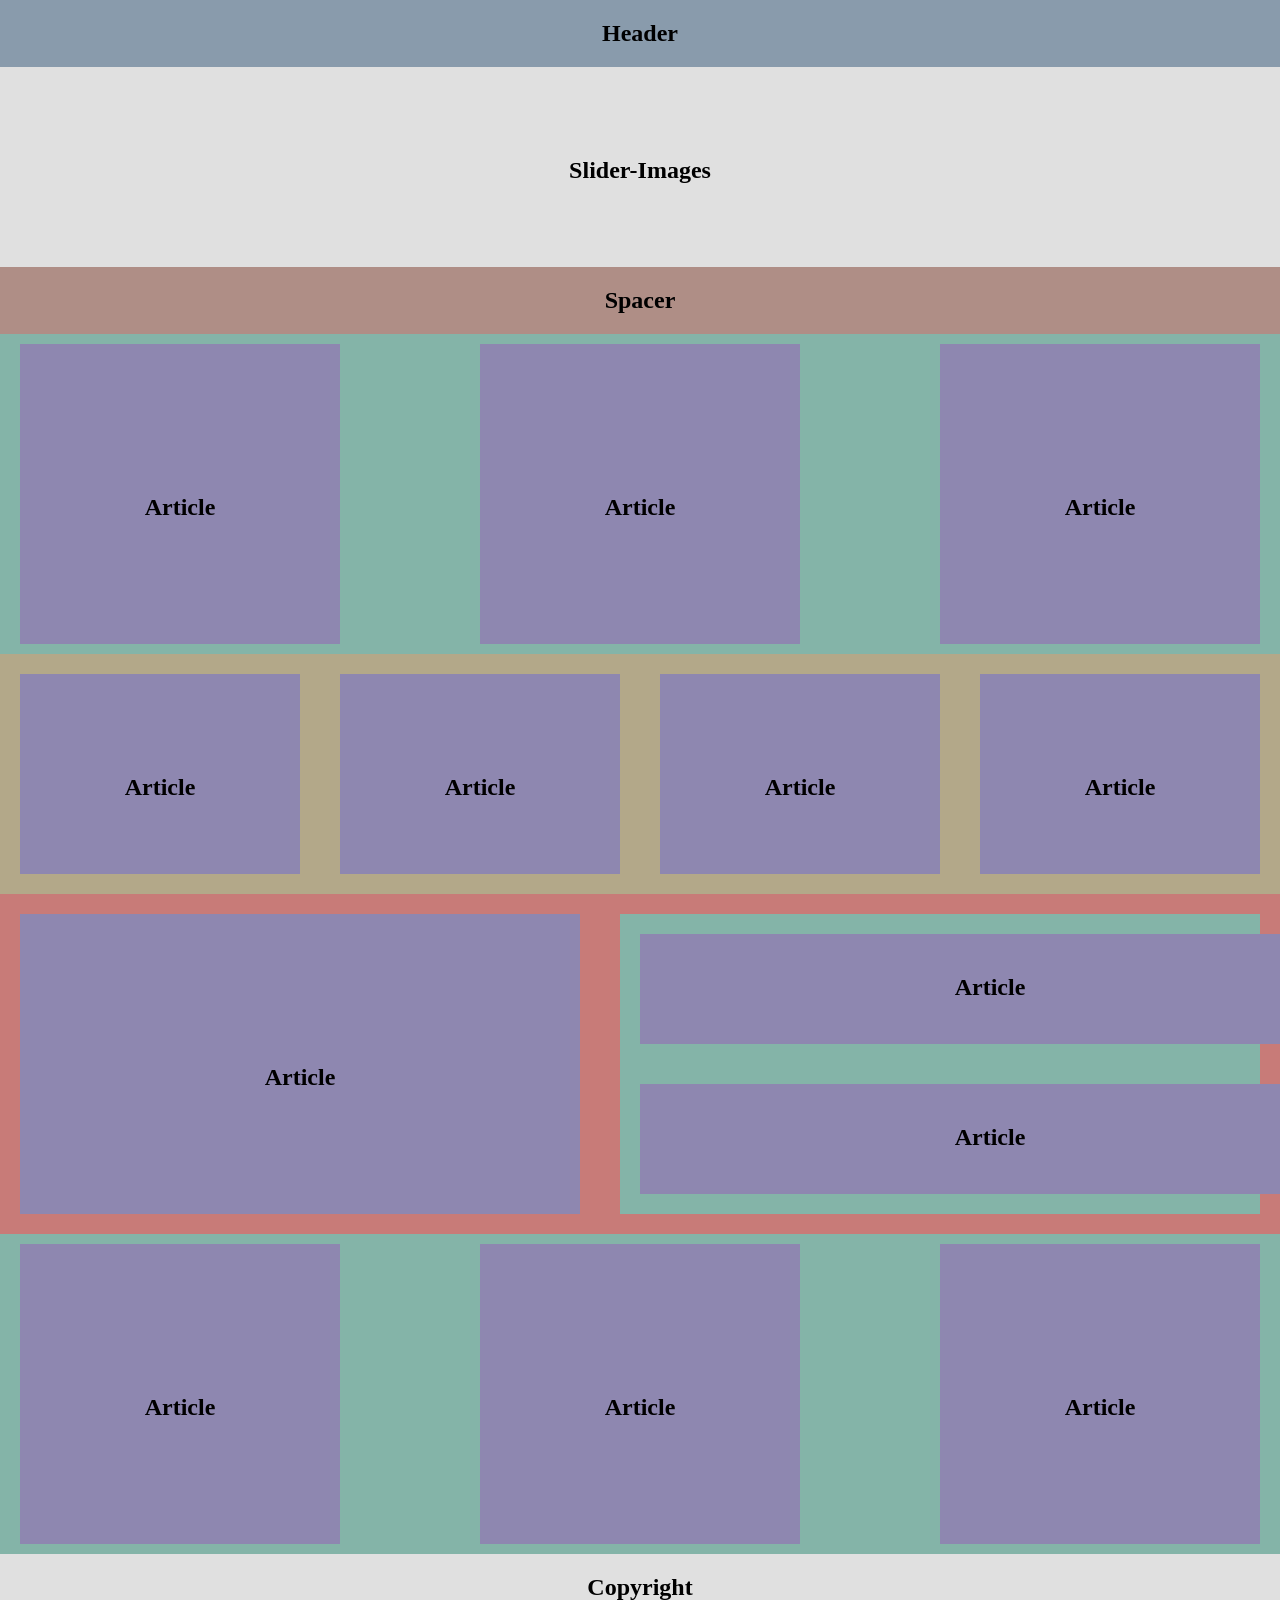
<file: Assignment-2.html>
<!DOCTYPE html>
<html>
  <head>
    <style>
      body {
        margin: 0;
        padding: 0;
        
      }
      #header{
        background-color: #899BAC;
        display: flex;
        width: 100%;
        justify-content: center;
        
      }
      #Slider-Images{
        background-color: #E0E0E0;
        display: flex;
        width: 100%;
        justify-content: center;
        height: 200px;
      }
      #spacer{
        background-color: #AF8E86;
        display: flex;
        width: 100%;
        justify-content: center;
      }
      #footer{
        background-color: #E0E0E0;
        display: flex;
        width: 100%;
        justify-content: center;
      }
      #section1{
        background-color: #84B4A8;
        display: flex;
        width: 100%;
        gap: 100px;
        
        
      }
      #art1, #art2, #art3 {
        background-color: #8E87B0;
        width: 400px;
        height: 300px;
        margin: 10px;
        margin-left: 20px;
        margin-right: 20px;
        text-align: center;

        
      }
      #section2{
        background-color: #B3A889;
        display: flex;
        width: 100%;
        justify-content:space-between;
        
      }
      #art4, #art5, #art6, #art7 {
        background-color: #8E87B0;
        width: 25%;
        height: 200px;
        margin: 20px;
        text-align: center;
      }
      #section3{
        background-color: #C87B78;
        display: flex;
        width: 100%;
        justify-content: center;
      }
      #art8{
        background-color: #8E87B0;
        width: 50%;
        height: 300px;
        margin: 20px;
        text-align: center;
      }
      #box{
        background-color: #84B4A8;
        width: 50%;
        height: 300px;
        margin: 20px;
        text-align: center;
        display: flex;
        flex-direction: column;
      }
      #art9, #art10 {
        background-color: #8E87B0;
        width: 700px;
        height: 120px;
        margin: 20px;
        text-align: center;
      }
  </style>

  </head>
  
  <div id="header">
    <h2>
      Header
    </h2>
  </div>
  <body>
    <div id="Slider-Images">
      <h2 style="margin-top: 90px;">
        Slider-Images
      </h2>
    </div>
    <div id="spacer">
      <h2>
        Spacer
      </h2>
    </div>
    <div id="section1">
      <div id="art1"><h2 style="margin-top: 150px;">Article</h2></div>
      <div id="art2"><h2 style="margin-top: 150px;">Article</h2></div>
      <div id="art3"><h2 style="margin-top: 150px;">Article</h2></div>
    </div>
    <div id="section2">
      <div id="art4"><h2 style="margin-top: 100px;">Article</h2></div>
      <div id="art5"><h2 style="margin-top: 100px;">Article</h2></div>
      <div id="art6"><h2 style="margin-top: 100px;">Article</h2></div>
      <div id="art7"><h2 style="margin-top: 100px;">Article</h2></div>
      <div></div>
    </div>
    <div id="section3">
      <div id="art8"> <h2 style="margin-top: 150px;">Article</h2></div>
      <div id="box">
        <div id="art9"><h2 style="margin-top: 40px;">Article</h2></div>
        <div id="art10"><h2 style="margin-top: 40px;">Article</h2></div>
      </div>
    </div>
    <div id="section1">
      <div id="art1"><h2 style="margin-top: 150px;">Article</h2></div>
      <div id="art2"><h2 style="margin-top: 150px;">Article</h2></div>
      <div id="art3"><h2 style="margin-top: 150px;">Article</h2></div>
    </div>
    <div id="footer">
      <h2>
        Copyright
      </h2>
    </div>
  </body>
</html>
</file>
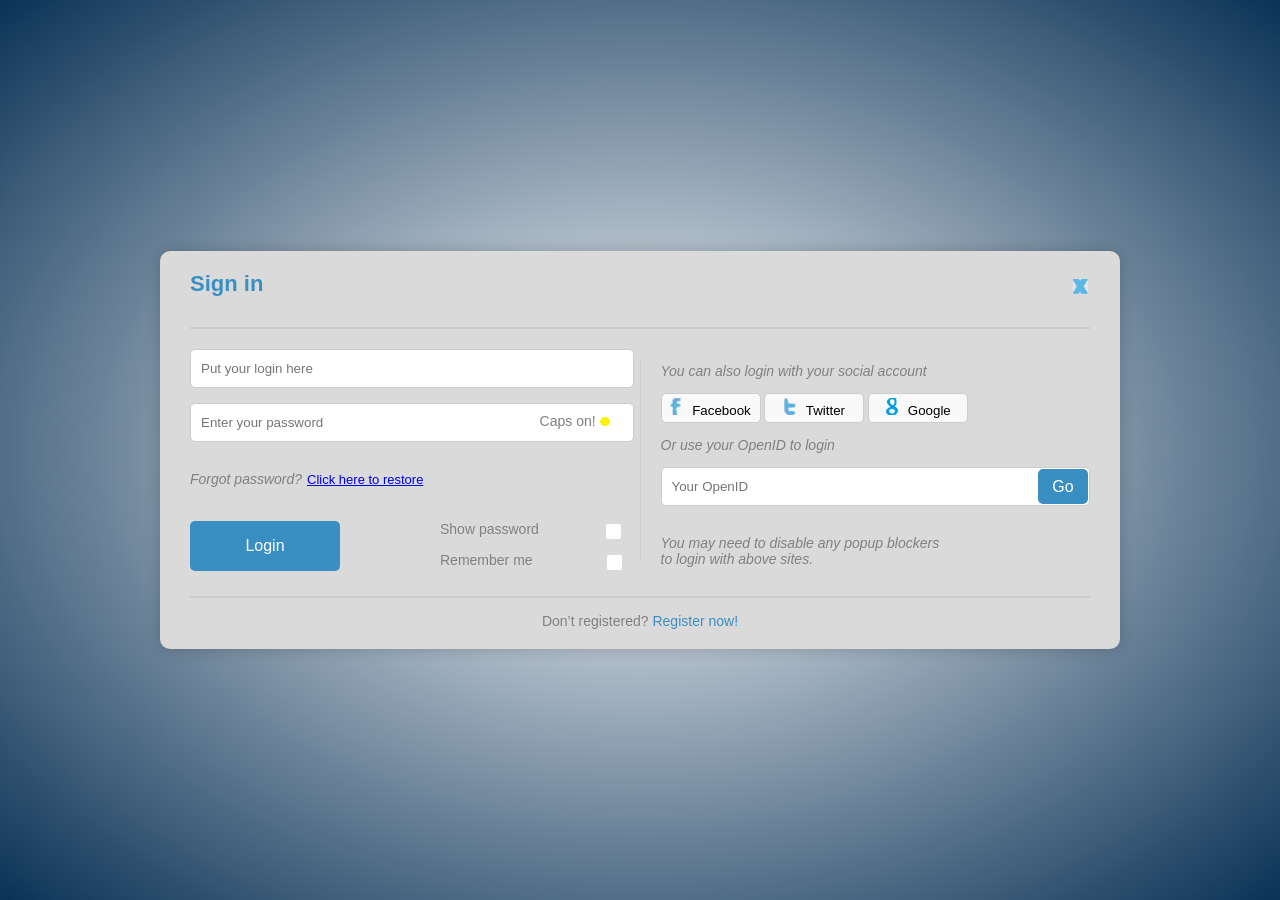
<file: Assignment-3(1).html>
<!DOCTYPE html>
<html>
<head>
    <meta charset="UTF-8">
    <title>Assignment 3</title>
    <link rel="stylesheet" href="https://cdnjs.cloudflare.com/ajax/libs/font-awesome/5.15.4/css/all.min.css">
    <style>
        body {
            display: flex;
            justify-content: center;
            align-items: center;
            height: 100vh;
            margin: 0;
            background-image: radial-gradient(white, #0A3256);
            font-family: Arial, sans-serif;
        }

        #Signin {
            width: 900px;
            background-color: #dbdada;
            border-radius: 10px;
            padding: 20px 30px;
            box-shadow: 0 0 15px rgba(0, 0, 0, 0.2);
        }

        h1 {
            color: #3A8FC2;
            font-size: 22px;
            margin: 0;
        }

        #form {
            display: flex;
            gap: 20px;
            margin-top: 20px;
        }

        #a, #c {
            flex: 1;
            font-size: 14px;
        }

        #a {
            display: flex;
            flex-direction: column;
        }

        input[type="text"], input[type="password"] {
            width: 100%;
            height: 35px;
            margin-bottom: 15px;
            padding-left: 10px;
            border: 1px solid #ccc;
            border-radius: 5px;
        }

        input:focus {
            border-color: #3A8FC2;
            outline: none;
        }

        .login-btn {
            background-color: #3A8FC2;
            width: 150px;
            height: 50px;
            color: white;
            font-size: 16px;
            padding: 8px;
            border: none;
            border-radius: 5px;
            cursor: pointer;
        }
        .go-btn {
            background-color: #3A8FC2;
            width: 50px;
            height: 35px;
            color: white;
            font-size: 16px;
            border: none;
            border-radius: 5px;
            cursor: pointer;
            margin-top: 2px;
            margin-right: 2px;
        }
        #c {
            display: flex;
            flex-direction: column;
        }

        .social-btn {
            width: 100px;
            height: 30px;
            border-radius: 5px;
            border: 1px solid #ccc;
            background: #f9f9f9;
            cursor: pointer;
            text-align: center;
        }
        
        .social-btn::before {
            display: inline-block;
            margin-right: 8px;
            font-size: 18px;
            vertical-align: middle;
        }
        .social-btn:hover{
            border-color: #2f79a5;
            border-width: 2px;
        }

        .separator {
            height: 200px;
            background-color: #ccc;
            width: 1px;
            margin-top: 10px;
        }

        .footer {
            text-align: center;
            font-size: 14px;
            margin-top: 15px;
        }

        .footer a {
            color: #3A8FC2;
            text-decoration: none;
        }

        .footer a:hover {
            text-decoration: underline;
        }
        #bottom{
            display: flex;
            flex-direction: row;
            margin-top: 20px;
            
        }
        #options1,#options2{
            display: flex;
            flex-direction: row;
            align-content: space-between;   
            
        }
        #checks{
            flex-direction: column;
            margin-left: 100px;
        }
        p{
            color: grey;
            font-style: italic;
        }
        input[type="checkbox"] {
            width: 15px;
            height: 15px;
            border-radius: 2px;
            border: 2px solid #ffffff;
            appearance: none;
            background-color: #fff;
            outline: none;
            cursor: pointer;
            position: relative;
        }
        input[type="checkbox"]:checked {
            background-color: #3A8FC2;
            border: 2px solid #ffffff;
        }
        button:hover{
            cursor: pointer;
        }
        
    </style>
</head>
<body>
    <div id="Signin">
        <h1>Sign in</h1>
        <button style=" background-color: #dbdada; width: 20px; height: 20px; position: relative; left: 880px; top: -20px; border: none"><img src="corss.png" alt="" style="width: 15px; height: 15px; position: relative; left: -3px; top: 1px;"></button>
        <div style="height:2px; background-color:#ccc; width:100%; margin-top: 10px;"></div>
        <div id="form">
            <div id="a">
                <input type="text" placeholder="Put your login here">
                <div style="position: relative;">
                    <input type="password" placeholder="Enter your password" id="password-input">
                    <span id="caps-warning" style="position: absolute; right: 10px; top: 10px; color: grey;">
                        Caps on! <img src="yellow dot.png" alt="">
                    </span>
                </div>
                <div style="display: inline-flex;">
                    <p>Forgot password?</p>
                    <a href="#" style="font-size:13px; margin-top: 15px;padding-left: 5px;">Click here to restore</a>
                </div>
                
                <div id="bottom">
                    <button class="login-btn">Login</button>
                    <div id="checks">
                        <div id="options1">
                            <label for="showpass" style="color: grey;">Show password</label>
                            <input type="checkbox" id="showpass" style="position: relative; left: 63px;">
                        </div>
                        <div id="options2" style="margin-top: 10px;">    
                            <label for="remember" style="color: grey;">Remember me</label>
                            <input type="checkbox" id="remember" style="position: relative; left: 70px;">
                        </div> 
                    </div>
                    
                </div>
            </div>
            <div class="separator"></div>
            <div id="c">
                <p>You can also login with your social account</p>
                <div style="flex-direction: row;">
                    <button class="social-btn facebook-btn"><div style="display: inline; padding-right: 10px;"><img src="facebook.png" height="17px" width="12px" alt=""></div>Facebook</button>
                    <button class="social-btn twitter-btn"><div style="display: inline; padding-right: 10px;"><img src="twitter.png" height="17px" width="12px" alt=""></div>Twitter</button>
                    <button class="social-btn google-btn"><div style="display: inline; padding-right: 10px;"><img src="google.png" height="17px" width="12px" alt=""></div>Google</button>
                </div>
                

                <p>Or use your OpenID to login</p>
                <div style="position: relative; display: flex;">
                    <input type="text" placeholder="Your OpenID" style="width: 100%; padding-right: 60px;">
                    <button class="go-btn" style="position: absolute; right: 0; top: 0;">Go</button>
                </div>
                <p>You may need to disable any popup blockers<br>to login with above sites.
                </p>
            </div>
        </div>

        <div style="height:2px; background-color:#ccc; width:100%; margin-top: 15px;"></div>
        <div class="footer" style="color: grey;">Don’t registered? <a href="#">Register now!</a></div>
    </div>
<script>
    const passwordInput = document.getElementById('password-input');
    const capsWarning = document.getElementById('caps-warning');
    passwordInput.addEventListener('keyup', function(e) {
        if (e.getModifierState && e.getModifierState('CapsLock')) {
            capsWarning.style.display = 'inline';
        } else {
            capsWarning.style.display = 'none';
        }
    });
</script>
</body>
</html>
</file>
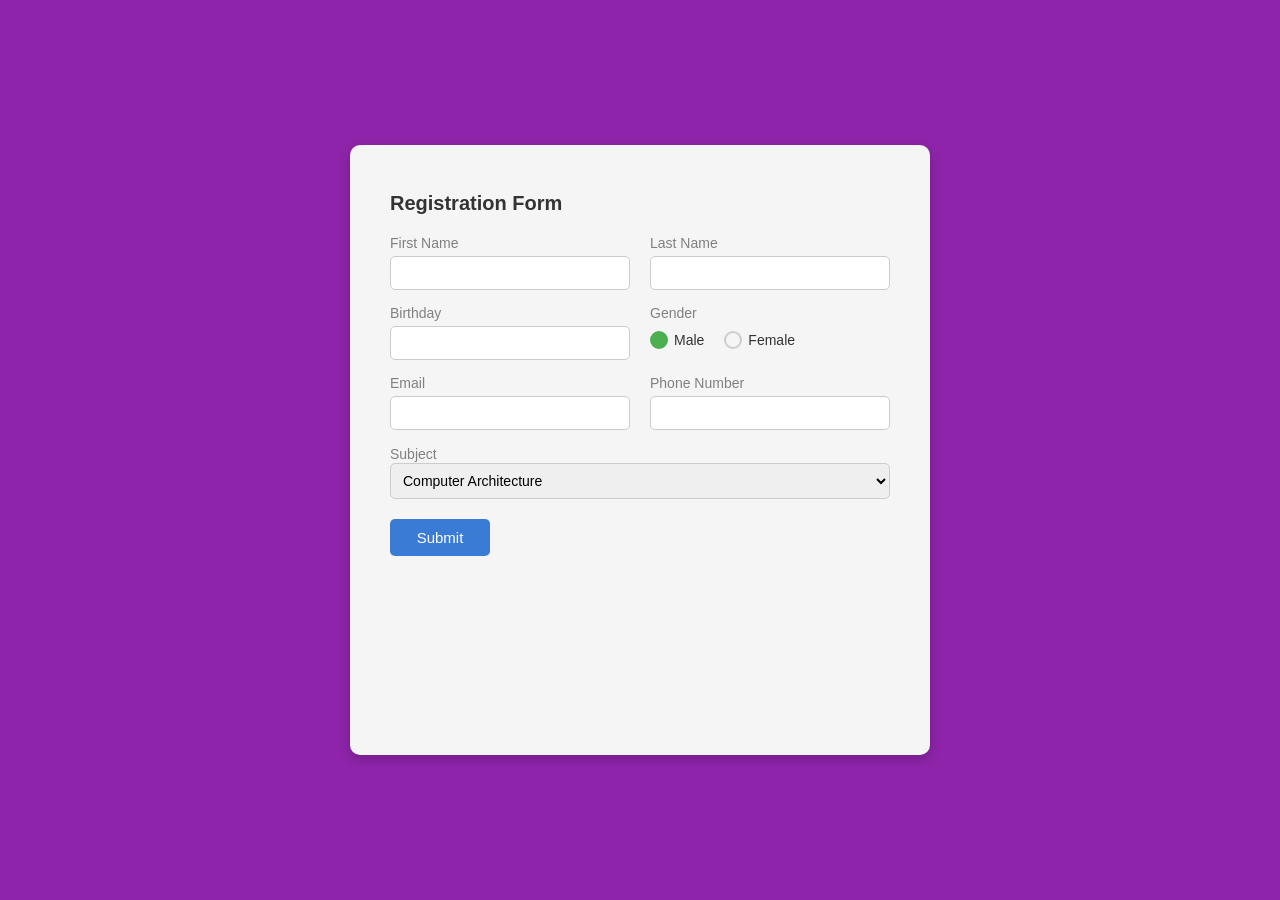
<file: Assignment-3(2).html>
<!DOCTYPE html>
<html lang="en">
<head>
  <meta charset="UTF-8">
  <title>Assignment 3-2</title>
  <style>
    body {
      margin: 0;
      padding: 0;
      font-family: Arial, sans-serif;
      background-color: #8e24aa; /* purple background */
      display: flex;
      justify-content: center;
      align-items: center;
      height: 100vh;
    }

    .form-container {
      background-color: #f5f5f5;
      padding: 30px 40px;
      border-radius: 10px;
      width: 500px;
      height: 550px;
      box-shadow: 0px 4px 12px rgba(0, 0, 0, 0.2);
    }

    .form-container h2 {
      margin-bottom: 20px;
      font-size: 20px;
      color: #333;
    }

    .row {
      display: flex;
      justify-content: space-between;
      margin-bottom: 15px;
    }

    .row .field {
      width: 48%;
      display: flex;
      flex-direction: column;
    }

    label {
      margin-bottom: 5px;
      font-size: 14px;
      color: grey;
    }

    input, select {
      padding: 8px;
      border: 1px solid #ccc;
      border-radius: 5px;
      font-size: 14px;
    }

    .gender-row {
      display: flex;
      align-items: center;
      gap: 20px;
      margin-top: 5px;
    }

    .gender-row label {
      display: flex;
      align-items: center;
      cursor: pointer;
      font-size: 14px;
      font-weight: 500;
      color: #333;
    }

    .gender-row input[type="radio"] {
      display: none;
    }

    .gender-row span {
      width: 14px;
      height: 14px;
      border: 2px solid #ccc;
      border-radius: 50%;
      display: inline-block;
      margin-right: 6px;
      position: relative;
    }

    .gender-row input[type="radio"]:checked + span {
      border-color: #4CAF50;
      background-color: #4CAF50;
    }

    .submit-btn {
      margin-top: 20px;
      padding: 10px;
      width: 100px;
      background-color: #3a7bd5;
      color: #fff;
      border: none;
      border-radius: 5px;
      font-size: 15px;
      cursor: pointer;
    }

    .submit-btn:hover {
      background-color: #326bb8;
    }
  </style>
</head>
<body>
  <div class="form-container">
    <h2>Registration Form</h2>

    <form>
      <div class="row">
        <div class="field">
          <label>First Name</label>
          <input type="text" name="firstname">
        </div>
        <div class="field">
          <label>Last Name</label>
          <input type="text" name="lastname">
        </div>
      </div>

      <div class="row">
        <div class="field">
          <label>Birthday</label>
          <input type="text" name="birthday">
        </div>
        <div class="field">
          <label>Gender</label>
          <div class="gender-row">
            <label>
              <input type="radio" name="gender" value="male" checked>
              <span></span> Male
            </label>
            <label>
              <input type="radio" name="gender" value="female">
              <span></span> Female
            </label>
          </div>
        </div>
      </div>

      <div class="row">
        <div class="field">
          <label>Email</label>
          <input type="email" name="email">
        </div>
        <div class="field">
          <label>Phone Number</label>
          <input type="tel" name="phone">
        </div>
      </div>

      <div class="field">
        <label>Subject</label>
        <select name="subject" style="width: 500px;">
          <option>Computer Architecture</option>
          <option>Operating Systems</option>
          <option>Data Structures</option>
          <option>Database Systems</option>
        </select>
      </div>

      <button type="submit" class="submit-btn">Submit</button>
    </form>
  </div>
</body>
</html>
</file>
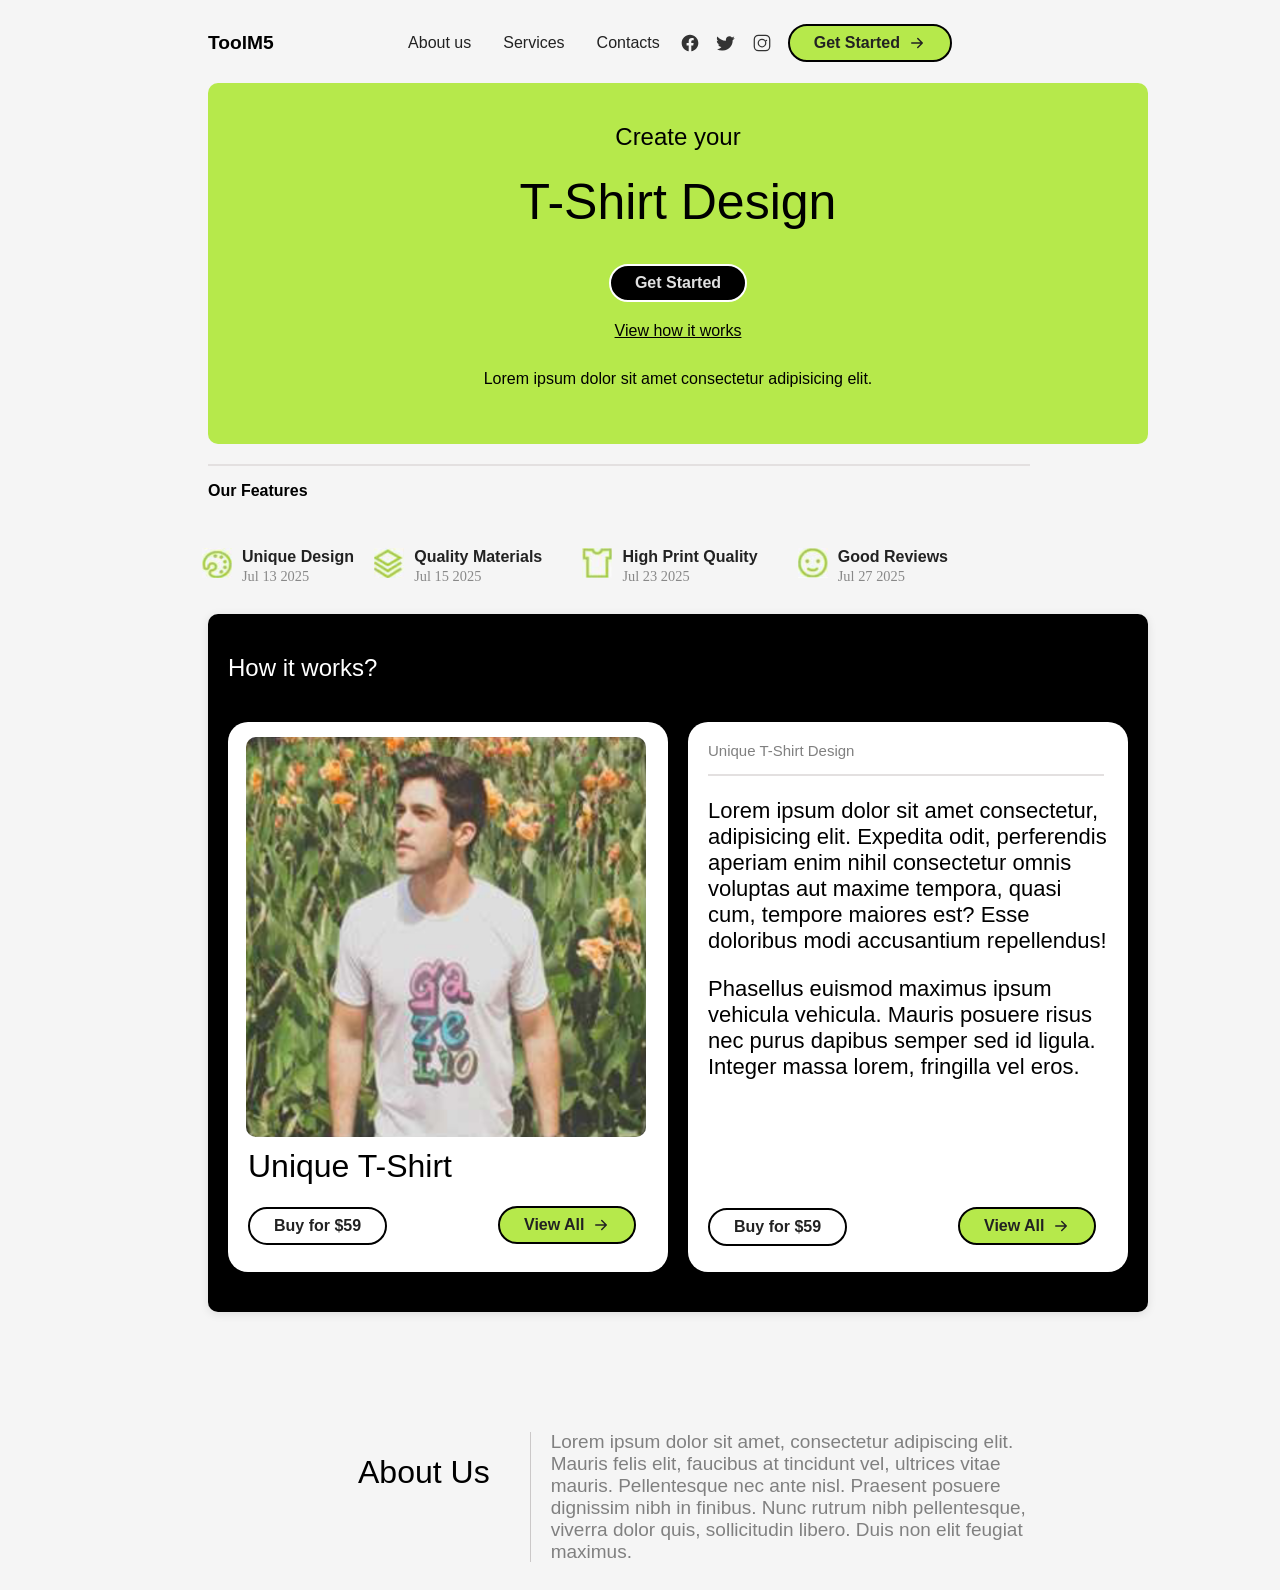
<file: Assignment-3(3).html>
<!DOCTYPE html>
<html>
<head>
    <meta charset="UTF-8">
    <title>Assignment 3</title>
    <style>
        body {
            background-color: #f5f5f5;
        }
        .navbar {
            display: flex;
            align-items: center;
            justify-content: space-between;
            padding: 16px 32px;
            font-family: Arial, sans-serif;
            padding-left: 200px;
            padding-right: 320px;
        }
        .navbar-left {
            font-size: 1.2rem;
            font-weight: 600;
        }
        .navbar-center {
            flex: 1;
            display: flex;
            justify-content: right;
            gap: 32px;
            margin-right: 20px;
        }
        .navbar-center a {
            text-decoration: none;
            color: #222;
            font-size: 1rem;
            font-weight: 500;
        }
        .navbar-right {
            display: flex;
            align-items: center;
            gap: 16px;
        }
        .icon svg {
            vertical-align: middle;
        }
        .get-started {
            background: #b6e94b;
            color: #222;
            border: 2px solid black;
            border-radius: 24px;
            padding: 8px 24px;
            font-size: 1rem;
            font-weight: 600;
            cursor: pointer;
            display: flex;
            align-items: center;
        }
        .buy,.Sub{
            background: white;
            color: #222;
            border: 2px solid black;
            border-radius: 24px;
            padding: 8px 24px;
            font-size: 1rem;
            font-weight: 600;
            cursor: pointer;
            display: flex;
            align-items: center;
        }
        .arrow-icon {
            margin-left: 8px;
        }
        .tshirt-box {
            background-color: #b6e94b;
            margin-left: 200px;
            margin-top: 5px;
            display: flex;
            width: 900px;
            flex-direction: column;
            align-items: center;
            text-align: center;
            justify-content: center;
            padding: 40px 20px; 
            border-radius: 10px;
            
        }
        .reverse-get-started {
            background: #000000;
            color: rgb(225, 225, 225);
            border: 2px solid rgb(255, 255, 255);
            border-radius: 24px;
            padding: 8px 24px;
            font-size: 1rem;
            font-weight: 600;
            cursor: pointer;
            display: flex;
            align-items: center;
        }
        .features {
            display: flex;
            justify-content: space-between;
            border-radius: 8px;
            padding: 24px;
        
        }
        .feature {
            display: flex;
            flex-direction: row;
            align-items: center;
            font-size: 1rem;
            color: #222;
        }
        .feature-title {
            font-weight: 600;
            margin-top: 8px;
        }
        .feature-date {
            font-size: 0.9rem;
            color: #888;
            margin-top: 2px;
        }
        .article-box {
            background-color: black;
            margin-left: 200px;
            margin-top: 5px;
            display: flex;
            width: 900px;
            flex-direction: column;
            padding: 40px 20px; 
            border-radius: 10px;
            box-shadow: 0 2px 10px rgba(0, 0, 0, 0.1);
        }
        .shirt,.para{
            background-color: white;
            width: 50%;
            height: 550px;
            border-radius: 20px;
        }
        .article{
            margin-left: 20px;
            margin-right: 20px;
        }
        .About-us{
            background-color: f5f5f5;
            margin-left: 200px;
            margin-top: 100px;
            display: flex;
            width: 900px;
            flex-direction: row;
            gap: 20px;    

        }
        .last-article{
            width: 500px;
            font-family: Arial, Helvetica, sans-serif;
            color: grey;
            font-size: 19px;
            position: relative;
            left: 150px;
        }
    </style>
</head>
<body>
    <nav class="navbar">
        <div class="navbar-left">ToolM5</div>
        <div class="navbar-center">
            <a href="#">About us</a>
            <a href="#">Services</a>
            <a href="#">Contacts</a>
        </div>
        <div class="navbar-right">
            <a href="#" class="icon" title="Facebook">
                <svg width="20" height="20" viewBox="0 0 24 24" fill="none"><path d="M22 12C22 6.477 17.523 2 12 2S2 6.477 2 12c0 5.022 3.676 9.167 8.438 9.876v-6.987H7.898v-2.889h2.54V9.845c0-2.506 1.492-3.89 3.777-3.89 1.094 0 2.238.195 2.238.195v2.46h-1.261c-1.243 0-1.631.772-1.631 1.562v1.875h2.773l-.443 2.889h-2.33v6.987C18.324 21.167 22 17.022 22 12z" fill="#333"/></svg>
            </a>
            <a href="#" class="icon" title="Twitter">
                <svg width="20" height="20" viewBox="0 0 24 24" fill="none"><path d="M22.46 6c-.77.35-1.6.59-2.47.7a4.3 4.3 0 0 0 1.88-2.37c-.83.49-1.75.85-2.72 1.04A4.28 4.28 0 0 0 16.11 4c-2.37 0-4.29 1.92-4.29 4.29 0 .34.04.67.11.99C7.69 9.13 4.07 7.19 1.64 4.16c-.37.64-.58 1.38-.58 2.17 0 1.5.76 2.83 1.92 3.61-.71-.02-1.38-.22-1.97-.54v.05c0 2.09 1.49 3.83 3.47 4.23-.36.1-.74.16-1.13.16-.28 0-.54-.03-.8-.08.54 1.68 2.12 2.9 3.99 2.93A8.6 8.6 0 0 1 2 19.54c-.29 0-.57-.02-.85-.05A12.13 12.13 0 0 0 8.29 21c7.55 0 11.69-6.26 11.69-11.69 0-.18-.01-.36-.02-.54A8.18 8.18 0 0 0 22.46 6z" fill="#333"/></svg>
            </a>
            <a href="#" class="icon" title="Instagram">
                <svg width="20" height="20" viewBox="0 0 24 24" fill="none"><path d="M7.75 2h8.5A5.75 5.75 0 0 1 22 7.75v8.5A5.75 5.75 0 0 1 16.25 22h-8.5A5.75 5.75 0 0 1 2 16.25v-8.5A5.75 5.75 0 0 1 7.75 2zm0 1.5A4.25 4.25 0 0 0 3.5 7.75v8.5A4.25 4.25 0 0 0 7.75 20.5h8.5A4.25 4.25 0 0 0 20.5 16.25v-8.5A4.25 4.25 0 0 0 16.25 3.5h-8.5zm4.25 3.25a5.25 5.25 0 1 1 0 10.5 5.25 5.25 0 0 1 0-10.5zm0 1.5a3.75 3.75 0 1 0 0 7.5 3.75 3.75 0 0 0 0-7.5zm6.25.75a1 1 0 1 1-2 0 1 1 0 0 1 2 0z" fill="#333"/></svg>
            </a>
            <button class="get-started">Get Started
                <svg class="arrow-icon" width="18" height="18" viewBox="0 0 24 24" fill="none" style="margin-left:8px;vertical-align:middle;"><path d="M5 12h14M13 6l6 6-6 6" stroke="#222" stroke-width="2" stroke-linecap="round" stroke-linejoin="round"/></svg>
            </button>
        </div>
    </nav>
    <div class="tshirt-box">
        <h2 style="font-family: Arial, Helvetica, sans-serif; margin-top: 0px; font-weight: lighter;">Create your</h2>
        <h1 style="font-family: Arial, Helvetica, sans-serif; margin-top: 2px; font-size: 50px; font-weight: lighter;">T-Shirt Design</h1>
        <button class="reverse-get-started">Get Started</button>
        <a href="https://www.placeholder.com" style="color: #000000; margin-top: 20px; font-family: Arial, Helvetica, sans-serif;"> View how it works</a>
        <p style="margin-top: 30px; font-family: Arial, Helvetica, sans-serif;">Lorem ipsum dolor sit amet consectetur adipisicing elit. </p>
    </div>
    <div style="height:2px; background-color:rgb(227, 224, 224); width:65%; margin-top: 20px; position: relative;left:200px;"></div>
    <p style="font-weight:bold; margin-left: 20px; font-family: Arial, Helvetica, sans-serif; position: relative;left: 180px;">Our Features</p>
    <div class="features">
        <div class="feature" style="position: relative; left: 170px;">
            <img src="1.png" alt="" width="30px" height="30px" style="margin-right: 10px;">
            <div style="flex-direction: column;">
                <div class="feature-title" style="font-family: Arial, Helvetica, sans-serif;">Unique Design</div>
                <div class="feature-date">Jul 13 2025</div>
            </div>
            
        </div>
        <div class="feature" style="position: relative;">
            <img src="2.png" alt="" width="30px" height="30px"  style="margin-right: 10px;">
            <div style="flex-direction: column;">
                <div class="feature-title" style="font-family: Arial, Helvetica, sans-serif;">Quality Materials</div>
                <div class="feature-date">Jul 15 2025</div>
            </div>
            
        </div>
        <div class="feature" style="position: relative; right: 150px;">
            <img src="3.png" alt="" width="30px" height="30px" style="margin-right: 10px;">
            <div style="flex-direction: column;">
                <div class="feature-title" style="font-family: Arial, Helvetica, sans-serif;">High Print Quality</div>
                <div class="feature-date">Jul 23 2025</div>
            </div>
            
        </div>
        <div class="feature" style="position: relative; right: 300px;">
            <img src="4.png" alt="" width="30px" height="30px"  style="margin-right: 10px;">
            <div style="flex-direction: column;">
                <div class="feature-title"style="font-family: Arial, Helvetica, sans-serif;">Good Reviews</div>
                <div class="feature-date">Jul 27 2025</div>
            </div>
            
        </div>
    </div>
    <div class="article-box">
        <h2 style="font-family: Arial, Helvetica, sans-serif; margin-top: 0px; font-weight: lighter; color: white;">How it works?</h2>
        <div style="display: flex; gap: 20px; justify-content: center; align-items: center; margin-top: 20px;">
            <div class="shirt">
                <img src="shirt.png" alt="" height="400px" width="400px" style="border-radius: 10px; position: relative; top: 15px;left: 18px;">
                <h1 style="font-family: Arial, Helvetica, sans-serif; margin-left:20px ; font-weight: lighter; color: black;">Unique T-Shirt</h1>
                <div style="flex-direction: row;">
                    <button class="get-started" style="position: relative;left: 270px;">View All
                        <svg class="arrow-icon" width="18" height="18" viewBox="0 0 24 24" fill="none" style="margin-left:8px;vertical-align:middle;"><path d="M5 12h14M13 6l6 6-6 6" stroke="#222" stroke-width="2" stroke-linecap="round" stroke-linejoin="round"/></svg>
                    </button>
                    <button class="buy" style="position: relative; top: -37px;left: 20px;">Buy for $59</button>  
                </div>
            </div>
            <div class="para">
                <p style="position: relative;top: 5px; left: 20px; font-family: Arial, Helvetica, sans-serif; color: grey; font-size: 15px;">Unique T-Shirt Design</p>
                <div style="height:2px; background-color:rgb(227, 224, 224); width:90%;margin-top: 20px;margin-left: 20px;"></div>
                <div class="article">
                    <p style="font-family: Arial, Helvetica, sans-serif; font-size: 22px;">Lorem ipsum dolor sit amet consectetur, adipisicing elit. Expedita odit, perferendis aperiam enim nihil consectetur omnis voluptas aut maxime tempora, quasi cum, tempore maiores est? Esse doloribus modi accusantium repellendus!</p>
                    <p style="font-family: Arial, Helvetica, sans-serif; font-size: 22px">Phasellus euismod maximus ipsum vehicula vehicula. Mauris posuere risus nec purus dapibus semper sed id ligula. Integer massa lorem, fringilla vel eros.</p>
                </div>
                <div style="flex-direction: row;">
                    <button class="get-started" style="position: relative;left: 270px;top: 105px;">View All
                        <svg class="arrow-icon" width="18" height="18" viewBox="0 0 24 24" fill="none" style="margin-left:8px;vertical-align:middle;"><path d="M5 12h14M13 6l6 6-6 6" stroke="#222" stroke-width="2" stroke-linecap="round" stroke-linejoin="round"/></svg>
                    </button>
                    <button class="buy" style="position: relative; top: 68px;left: 20px;">Buy for $59</button>  
                </div>    
            </div>
        </div>
    </div>
    <div class="About-us">
        <div>
            <h1 style="font-family: Arial, Helvetica, sans-serif; font-weight: lighter; position: relative;left: 150px; top: 20px;">About Us</h1>
        </div>
        <div style="height:130px; background-color:rgb(203, 200, 200); width:1px;margin-top: 20px;margin-left: 20px; position: relative; position: relative;left: 150px;"></div>
        <div class="last-article">
            <p>Lorem ipsum dolor sit amet, consectetur adipiscing elit. Mauris felis elit, faucibus at tincidunt vel, ultrices vitae mauris. Pellentesque nec ante nisl. Praesent posuere dignissim nibh in finibus. Nunc rutrum nibh pellentesque, viverra dolor quis, sollicitudin libero. Duis non elit feugiat maximus.</p>
        </div>
    </div>
</body>
</html>
</file>
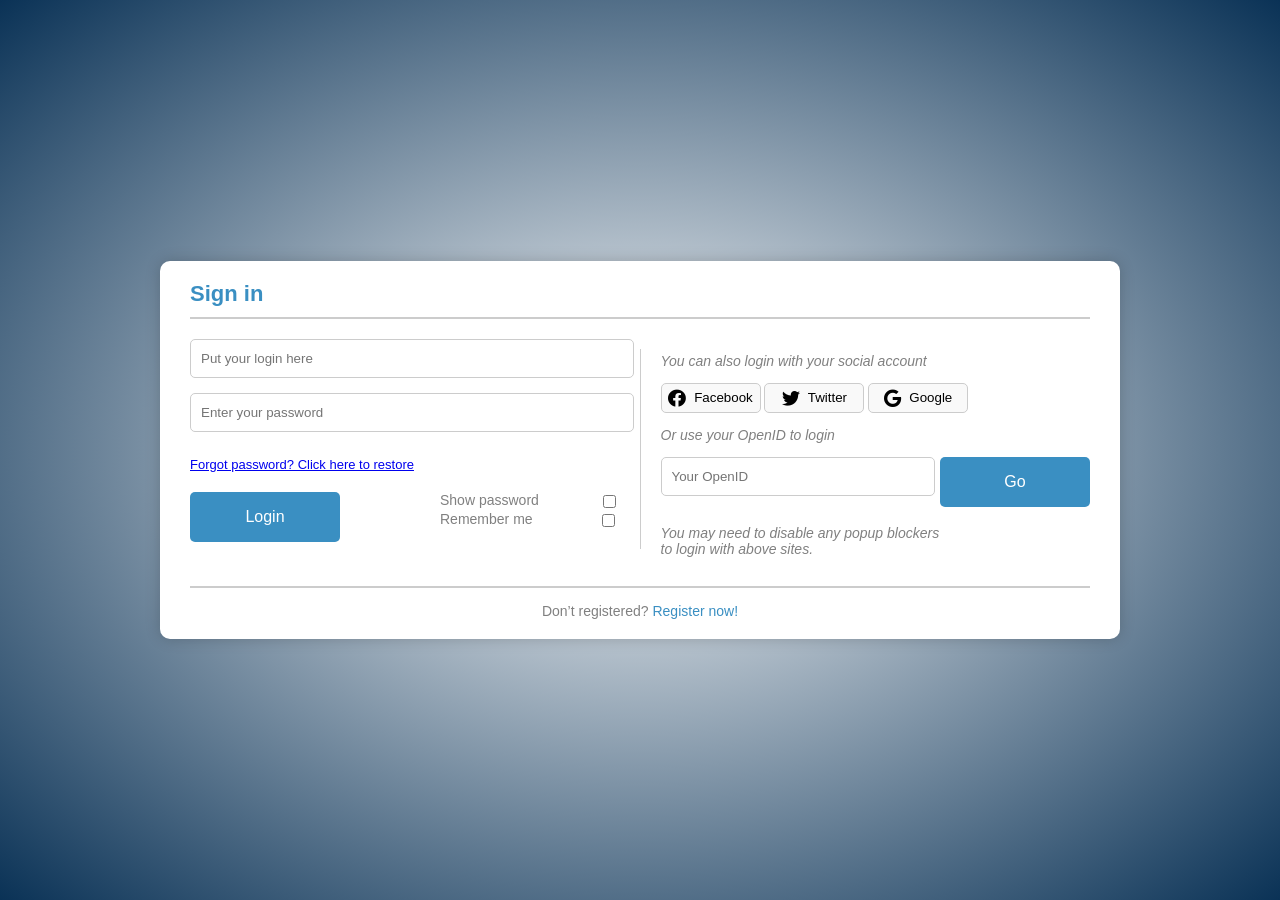
<file: Assignment-3.html>
<!DOCTYPE html>
<html>
<head>
    <meta charset="UTF-8">
    <title>Assignment 3</title>
    <link rel="stylesheet" href="https://cdnjs.cloudflare.com/ajax/libs/font-awesome/5.15.4/css/all.min.css">
    <style>
        body {
            display: flex;
            justify-content: center;
            align-items: center;
            height: 100vh;
            margin: 0;
            background-image: radial-gradient(white, #0A3256);
            font-family: Arial, sans-serif;
        }

        #Signin {
            width: 900px;
            background-color: #FFFFFF;
            border-radius: 10px;
            padding: 20px 30px;
            box-shadow: 0 0 15px rgba(0, 0, 0, 0.2);
        }

        h1 {
            color: #3A8FC2;
            font-size: 22px;
            margin: 0;
        }

        #form {
            display: flex;
            gap: 20px;
            margin-top: 20px;
        }

        #a, #c {
            flex: 1;
            font-size: 14px;
        }

        #a {
            display: flex;
            flex-direction: column;
        }

        input[type="text"], input[type="password"] {
            width: 100%;
            height: 35px;
            margin-bottom: 15px;
            padding-left: 10px;
            border: 1px solid #ccc;
            border-radius: 5px;
        }

        input:focus {
            border-color: #3A8FC2;
            outline: none;
        }

        .login-btn {
            background-color: #3A8FC2;
            width: 150px;
            height: 50px;
            color: white;
            font-size: 16px;
            padding: 8px;
            border: none;
            border-radius: 5px;
            cursor: pointer;
        }

        .login-btn:hover {
            background-color: #2f79a5;
        }

        #c {
            display: flex;
            flex-direction: column;
        }

        .social-btn {
            width: 100px;
            height: 30px;
            border-radius: 5px;
            border: 1px solid #ccc;
            background: #f9f9f9;
            cursor: pointer;
            text-align: center;
        }
        
        .social-btn::before {
            display: inline-block;
            margin-right: 8px;
            font-size: 18px;
            vertical-align: middle;
        }

        .facebook-btn::before {
            font-family: "Font Awesome 5 Brands";
            font-weight: 400;
            content: "\f09a"; /* Facebook icon */
        }

        .twitter-btn::before {
            font-family: "Font Awesome 5 Brands";
            font-weight: 400;
            content: "\f099"; /* Twitter icon */
        }

        .google-btn::before {
            font-family: "Font Awesome 5 Brands";
            font-weight: 400;
            content: "\f1a0"; /* Google icon */
        }
        

        .social-btn:hover {
            background: #e6e6e6;
        }

        .separator {
            height: 200px;
            background-color: #ccc;
            width: 1px;
            margin-top: 10px;
        }

        .footer {
            text-align: center;
            font-size: 14px;
            margin-top: 15px;
        }

        .footer a {
            color: #3A8FC2;
            text-decoration: none;
        }

        .footer a:hover {
            text-decoration: underline;
        }
        #bottom{
            display: flex;
            flex-direction: row;
            margin-top: 20px;
        }
        #options1,#options2{
            display: flex;
            flex-direction: row;
            align-content: space-between;
            gap: 60px;
        }
        #checks{
            flex-direction: column;
            margin-left: 100px;
        }
        p{
            color: grey;
            font-style: italic;
        }
    </style>
</head>
<body>
    <div id="Signin">
        <h1>Sign in</h1>
        <div style="height:2px; background-color:#ccc; width:100%; margin-top: 10px;"></div>
        <div id="form">
            <div id="a">
                <input type="text" placeholder="Put your login here">
                <input type="password" placeholder="Enter your password">
                <a href="#" style="font-size:13px; margin-top:10px;">Forgot password? Click here to restore</a>
                <div id="bottom">
                    <button class="login-btn">Login</button>
                    <div id="checks">
                        <div id="options1">
                            <label for="showpass" style="color: grey;">Show password</label>
                            <input type="checkbox" id="showpass">
                        </div>
                        <div id="options2" style="gap: 65px">    
                            <label for="remember" style="color: grey;">Remember me</label>
                            <input type="checkbox" id="remember">
                        </div> 
                    </div>
                    
                </div>
            </div>
            <div class="separator"></div>
            <div id="c">
                <p>You can also login with your social account</p>
                <div style="flex-direction: row;">
                    <button class="social-btn facebook-btn">Facebook</button>
                    <button class="social-btn twitter-btn">Twitter</button>
                    <button class="social-btn google-btn">Google</button>
                </div>
                

                <p>Or use your OpenID to login</p>
                <div style="display:flex; gap:5px;">
                    <input type="text" placeholder="Your OpenID" style="flex:1;">
                    <button class="login-btn" style="padding: 5px 15px;">Go</button>
                </div>
                <p>You may need to disable any popup blockers<br>to login with above sites.
                </p>
            </div>
        </div>

        <div style="height:2px; background-color:#ccc; width:100%; margin-top: 15px;"></div>
        <div class="footer" style="color: grey;">Don’t registered? <a href="#">Register now!</a></div>
    </div>
</body>
</html>
</file>
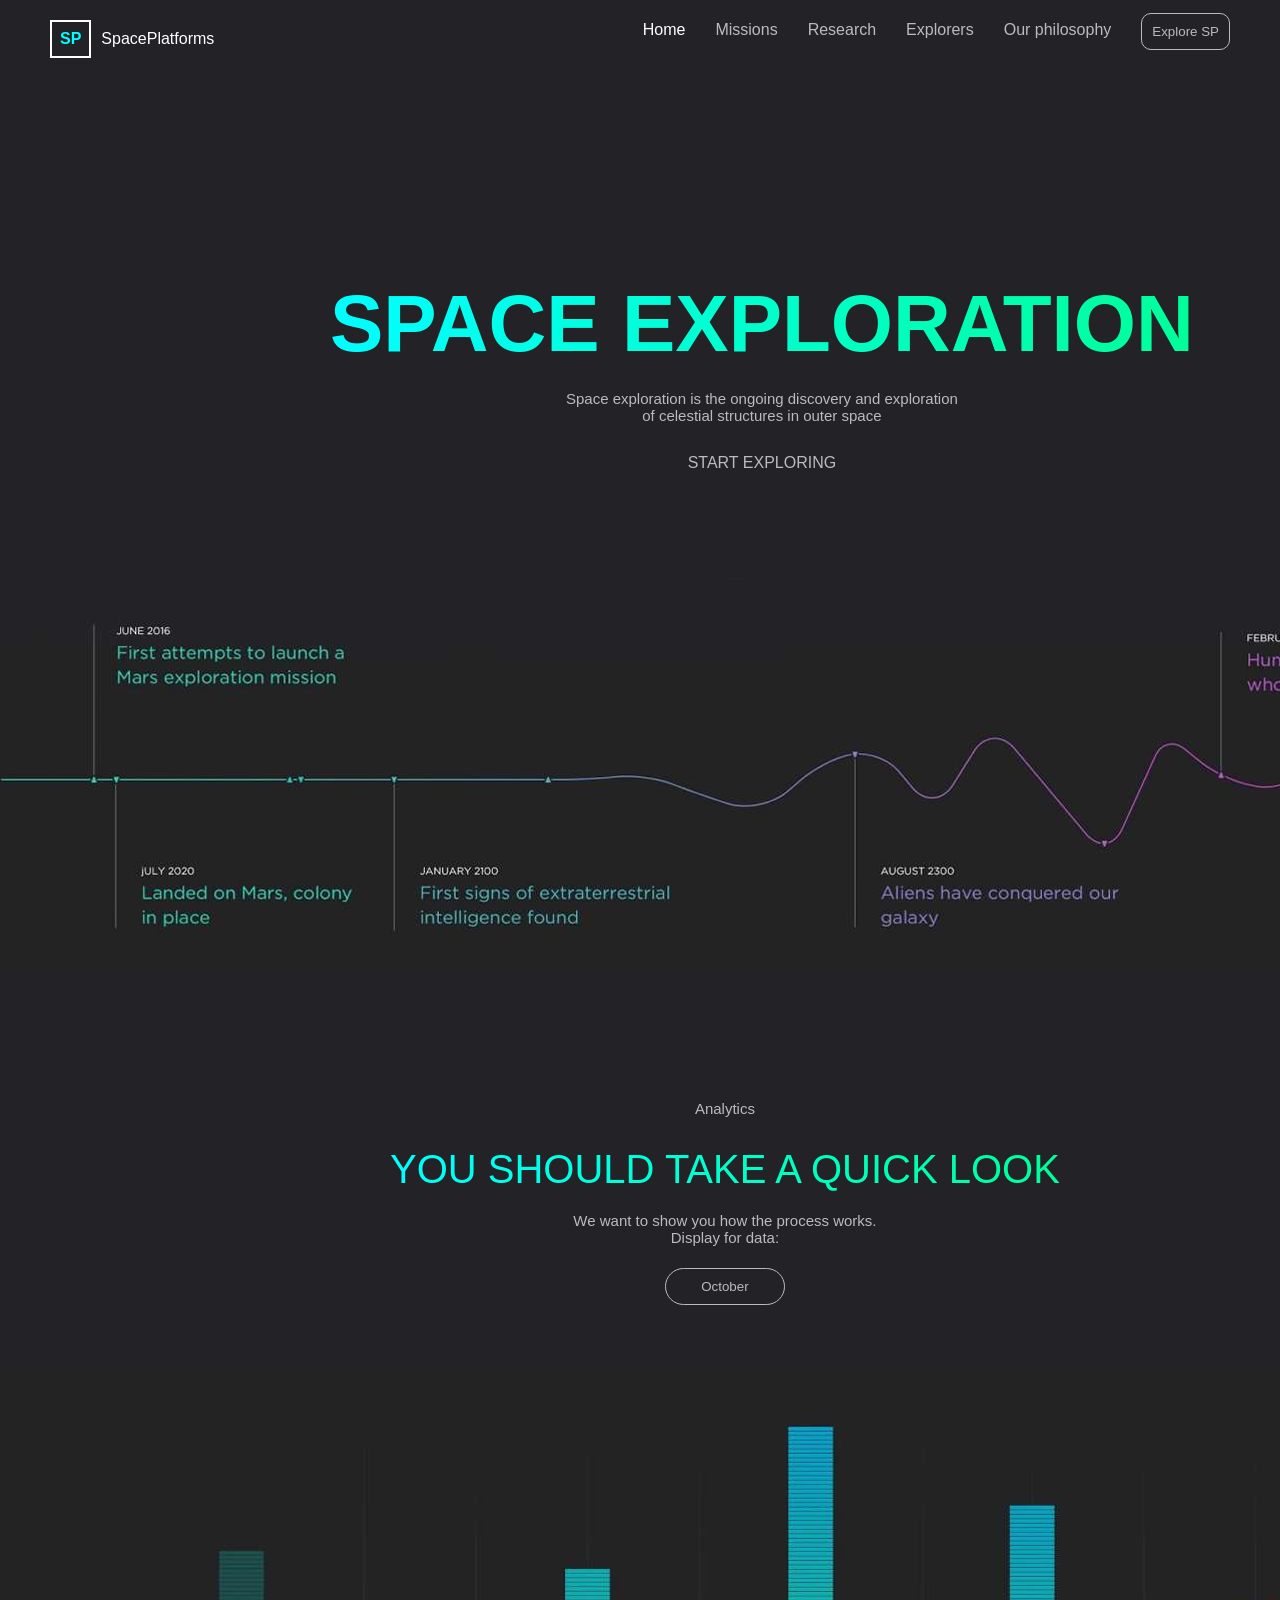
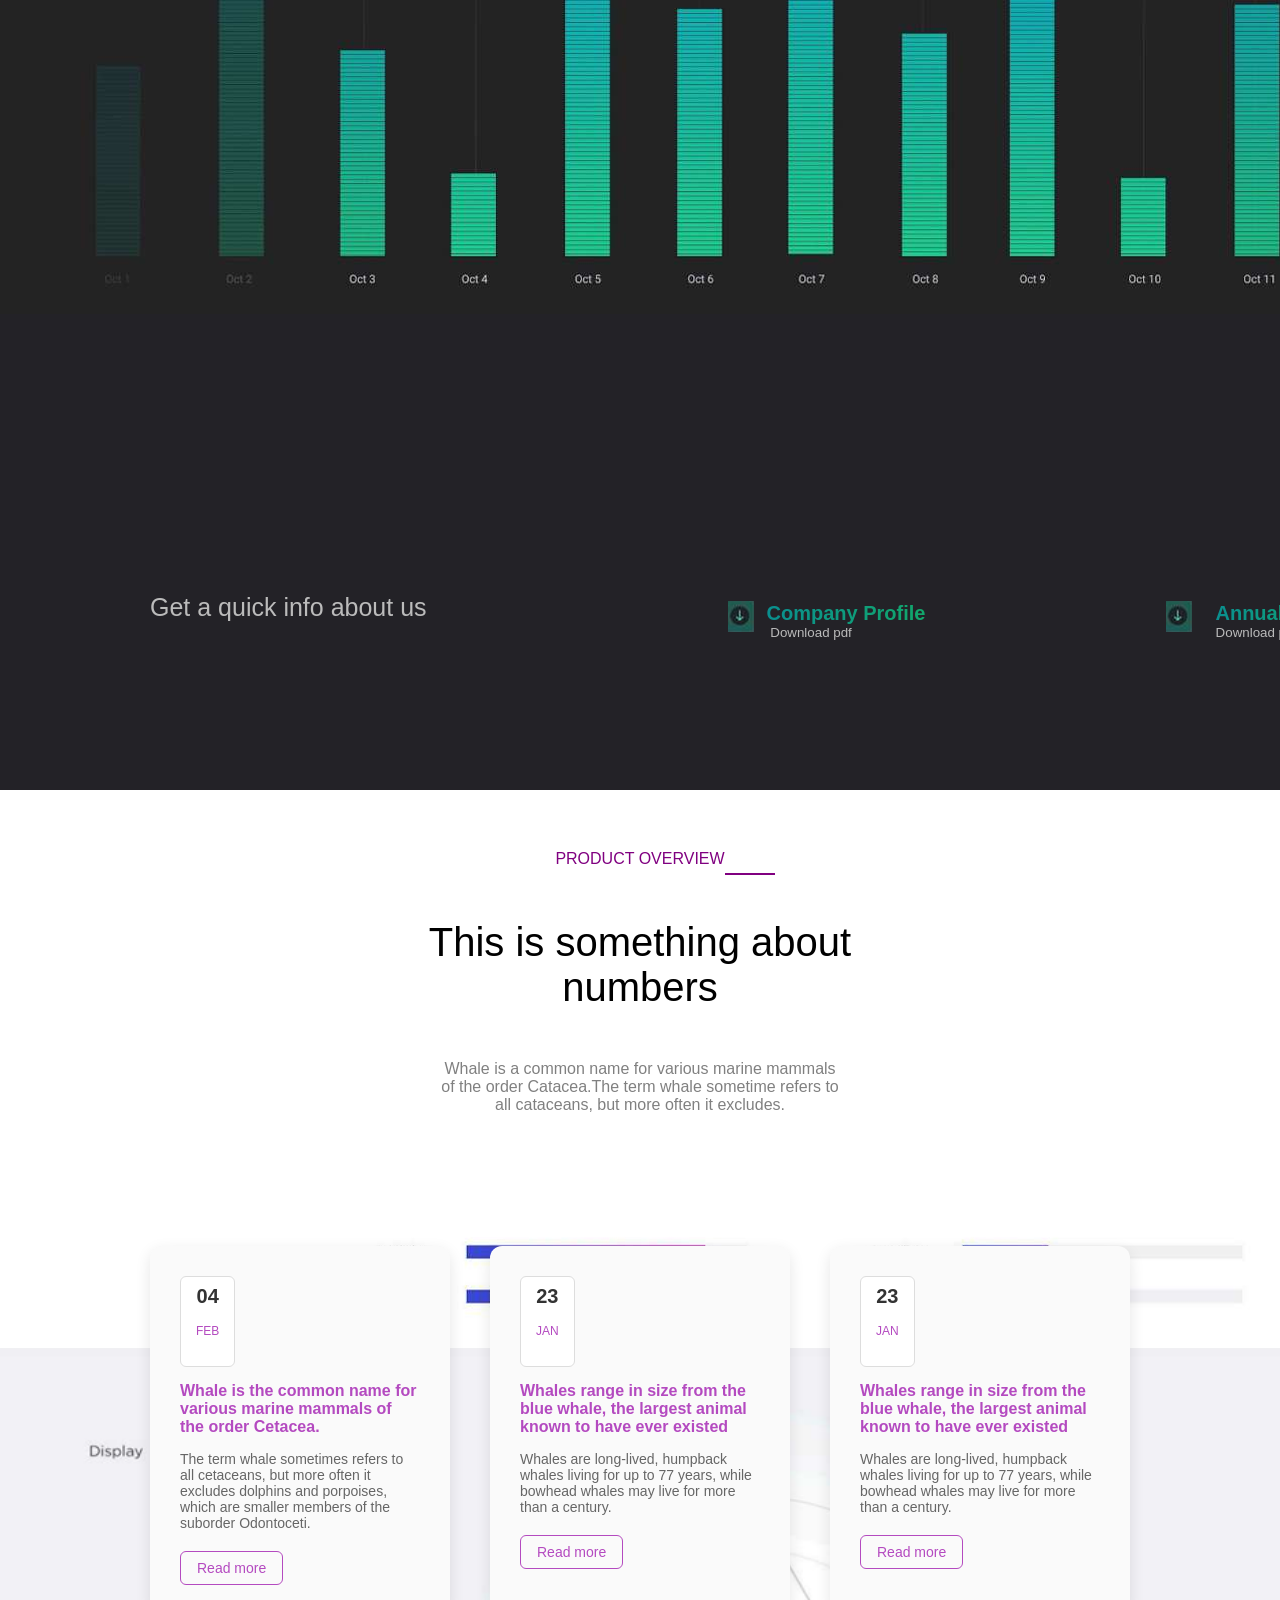
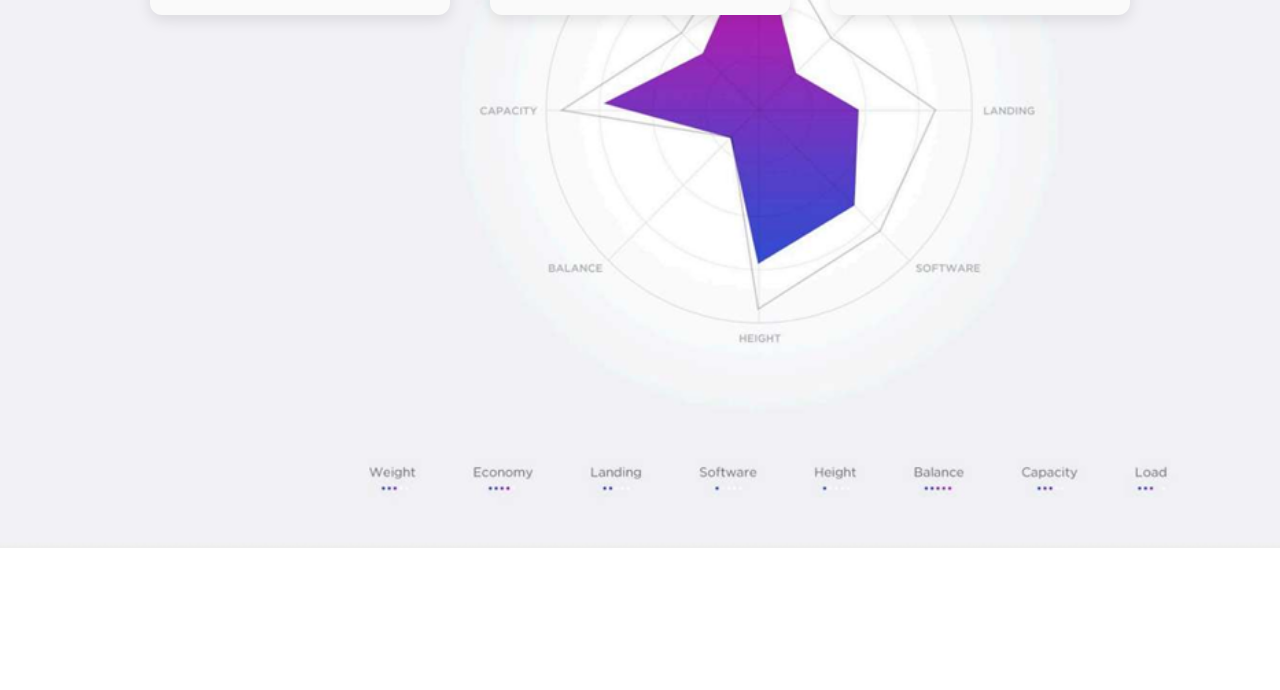
<file: Assignment 4/a4proto.html>
<!DOCTYPE html>
<html>
<head>
    <title>Assignment-4</title>
    <link rel="stylesheet" href="a4proto.css">
</head>
<body>
    <div class="navbar">
        <div class="logo">
            <div class="logo-box">SP</div>
            <span>SpacePlatforms</span>
        </div>
        <div class="menu">
            <a href="#" class="active">Home</a>
            <a href="#">Missions</a>
            <a href="#">Research</a>
            <a href="#">Explorers</a>
            <a href="#">Our philosophy</a>
            <button class="explore-btn">Explore SP</button>
        </div>
    </div>

    <div class="midbox">
        <h1>SPACE EXPLORATION</h1>
        <p>Space exploration is the ongoing discovery and exploration<br>
            of celestial structures in outer space</p>
        <a href="">START EXPLORING</a>
    </div>

    <div class="linegraph">
        <img src="linegraph.png" alt="">
    </div>

    <div class="bottombox">
        <p>Analytics</p>
        <h1>YOU SHOULD TAKE A QUICK LOOK</h1>
        <p>We want to show you how the process works.<br> Display for data:</p>
        <button class="oct">October</button>
    </div>

    <div class="bargraph">
        <img src="bargraph.png" alt="">
    </div>

    <div class="footbar">
        <p style="left: 150px; font-size: 25px; top: -25px;">Get a quick info about us</p>
        <button class="prf" style="position: relative; left:400px; top: -50px;">
            <img src="download.png" alt="" style="position: relative; left: -60px; top: 33px;">
            <h5>Company Profile</h5>
            <p style="left: 10px;">Download pdf</p>
        </button>
        <button class="rpt" style="position: relative; left:600px; top: -50px;">
            <img src="download.png" alt="" style="position: relative; left: -60px; top: 33px;">
            <h5>Annual Report</h5>
            <p style="left: 17px;">Download pdf</p>
        </button>
    </div>

    <div class="whitepage">
        <h4>PRODUCT OVERVIEW</h4>
        <div style="height:2px; background-color:purple; width:50px; position: relative; left: 715px; top: -45px;"></div>
        <h1>This is something about<br>numbers</h1>
        <p>Whale is a common name for various marine mammals<br>of the order Catacea.The term whale sometime refers to<br>all cataceans, but more often it excludes. </p>
        <div class="loadingraph">
            <img src="loading-graph.png" alt="" style="position: relative; left: -25px;top: 50px;">
        </div>
        <div class="circlegraph" style="display: flex; height: 800px; position: relative;left: -10px;">
            <img src="circlegraph.png" alt="">
        </div>
    </div>

    <!-- Whale Section -->
    <div class="whale-section">
        <h5 class="press-title">PRESS RELEASES</h5>
        <h1 class="whale-heading">Whales range in size from<br> the blue whale to red epic whale</h1>

        <div class="whale-cards">
            <div class="whale-card">
                <div class="date-box">
                    <p class="day">04</p>
                    <p class="month">FEB</p>
                </div>
                <h3>Whale is the common name for various marine mammals of the order Cetacea.</h3>
                <p>The term whale sometimes refers to all cetaceans, but more often it excludes dolphins and porpoises, which are smaller members of the suborder Odontoceti.</p>
                <button class="read-btn">Read more</button>
            </div>

            <div class="whale-card">
                <div class="date-box">
                    <p class="day">23</p>
                    <p class="month">JAN</p>
                </div>
                <h3>Whales range in size from the blue whale, the largest animal known to have ever existed</h3>
                <p>Whales are long-lived, humpback whales living for up to 77 years, while bowhead whales may live for more than a century.</p>
                <button class="read-btn">Read more</button>
            </div>

            <div class="whale-card">
                <div class="date-box">
                    <p class="day">23</p>
                    <p class="month">JAN</p>
                </div>
                <h3>Whales range in size from the blue whale, the largest animal known to have ever existed</h3>
                <p>Whales are long-lived, humpback whales living for up to 77 years, while bowhead whales may live for more than a century.</p>
                <button class="read-btn">Read more</button>
            </div>
        </div>
    </div>
</body>
</html>
</file>
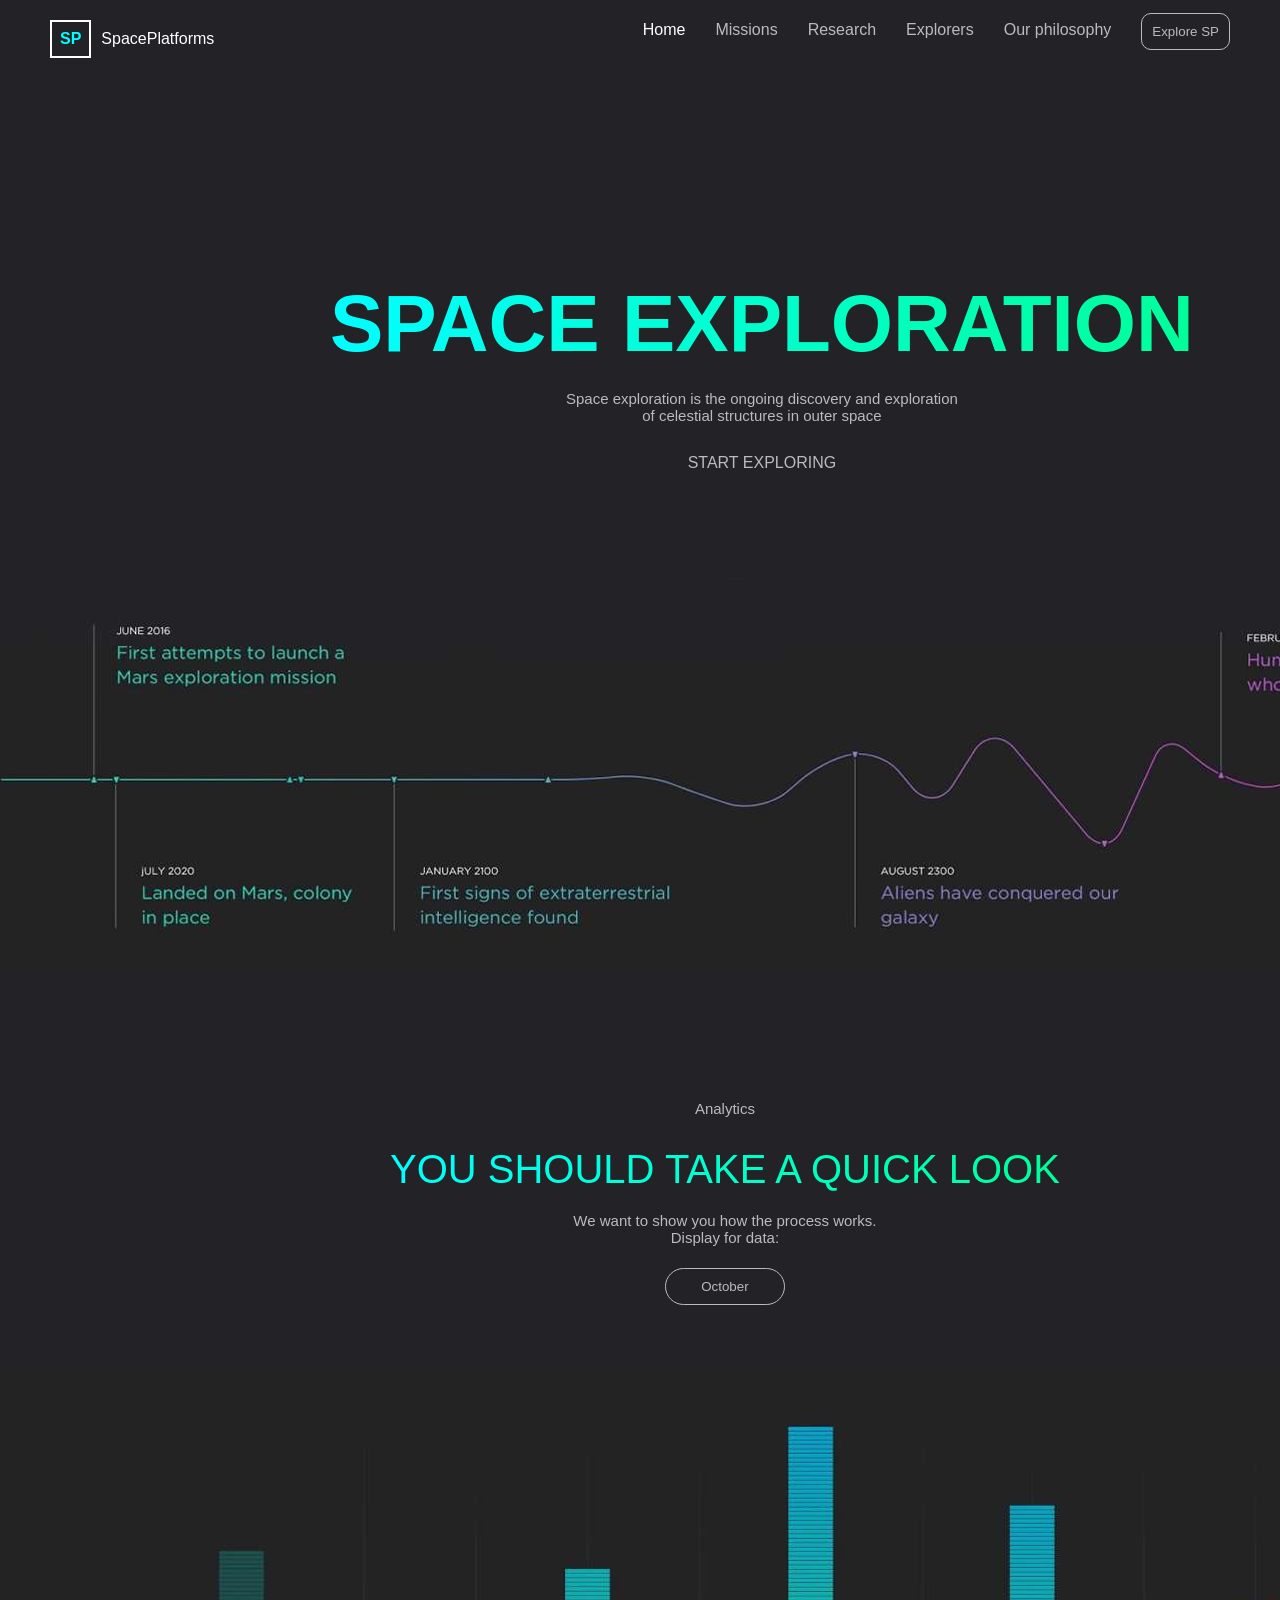
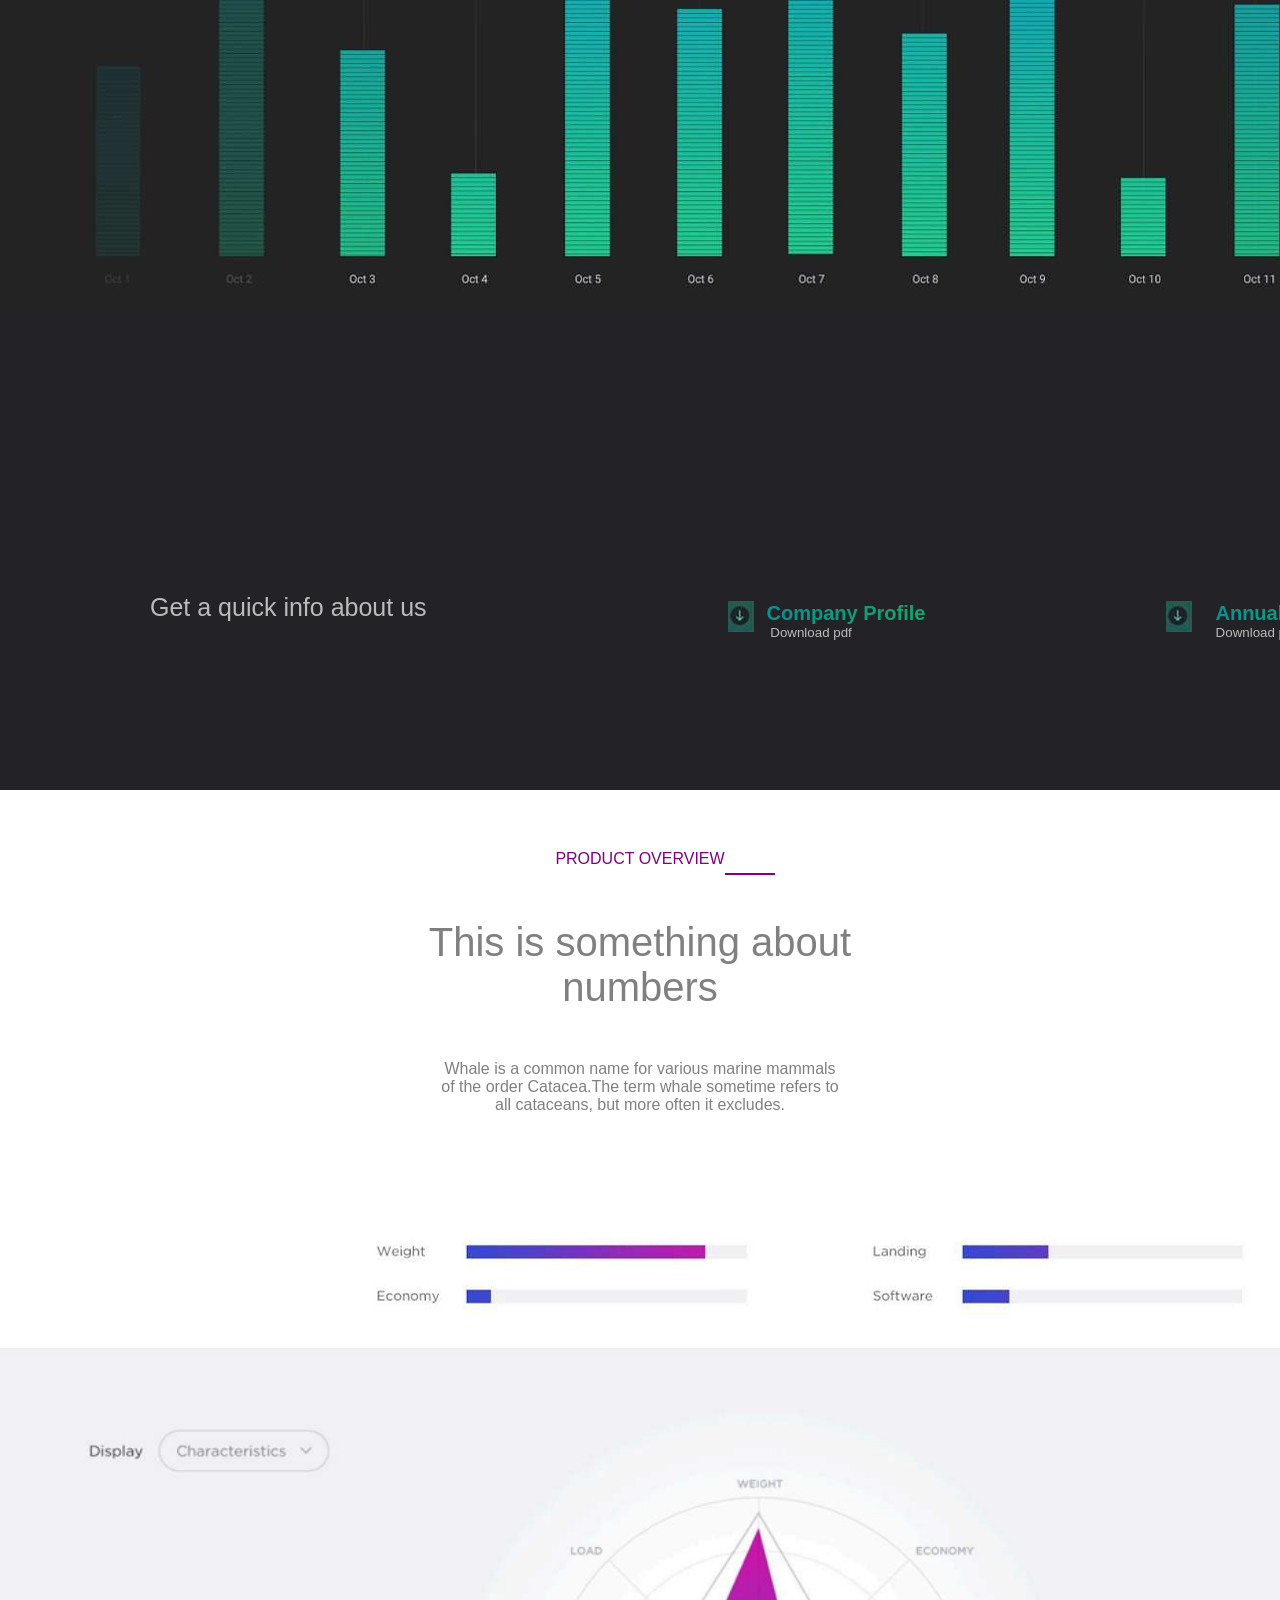
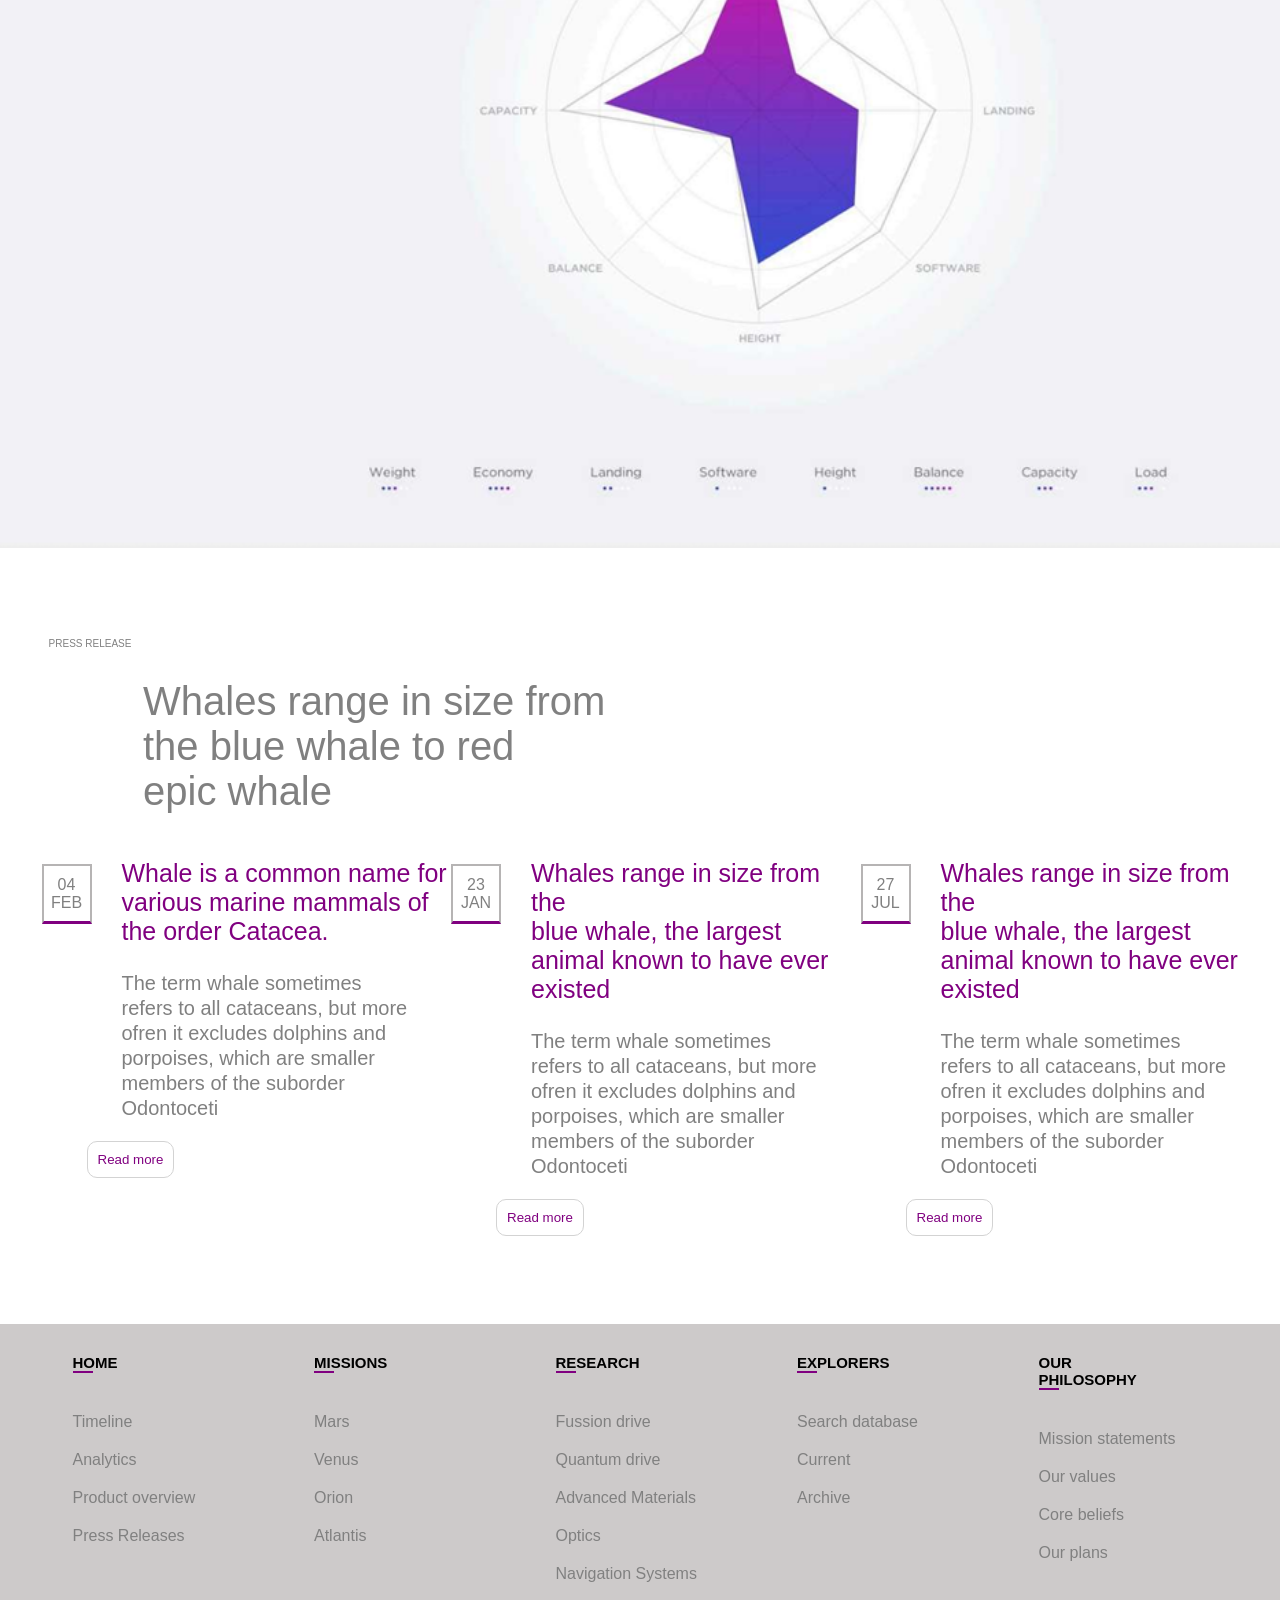
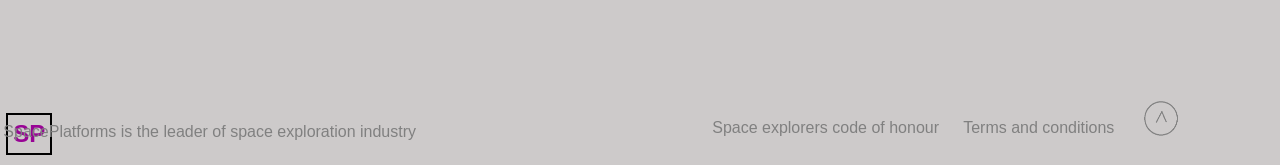
<file: Assignment 4/Assignment-4.html>
<!DOCTYPE html>
<html>
    <head>
        <title>Assignment-4</title>
        <link rel="stylesheet" href="Assignment-4.css">
    </head>
    <body>
        <div class="navbar">
            <div class="logo">
                <div class="logo-box">SP</div>
                <span>SpacePlatforms</span>
        </div>
        <div class="menu">
            <a href="#" class="active">Home</a>
            <a href="#">Missions</a>
            <a href="#">Research</a>
            <a href="#">Explorers</a>
            <a href="#">Our philosophy</a>
            <button class="explore-btn">Explore SP</button>
            </div>
        </div>
        <div class="midbox">
            <h1>SPACE EXPLORATION</h1>
            <p>Space exploration is the ongoing discovery and exploration<br>
               of celestial structures in outer space</p>
            <a href="">START EXPLORING</a>
        </div>
        <div class="linegraph">
            <img src="linegraph.png" alt="">
        </div>
        <div class="bottombox">
            <p>Analytics</p>
            <h1>YOU SHOULD TAKE A QUICK LOOK</h1>
            <p>We want to show you how the process works.<br> Display for data:</p>
            <button class="oct">October</button>
        </div>
        <div class="bargraph">
            <img src="bargraph.png" alt="">
        </div>
        <div class="footbar">
            <p style="left: 150px; font-size: 25px; top: -25px;">Get a quick info about us</p>
            <button class="prf" style="position: relative; left:400px; top: -50px;">
                <img src="download.png" alt="" style="position: relative; left: -60px; top: 33px;">
                <h5>Company Profile</h5>
                <p style="left: 10px;">Download pdf</p>
            </button>
            <button class="rpt" style="position: relative; left:600px; top: -50px;">
                <img src="download.png" alt="" style="position: relative; left: -60px; top: 33px;">
                <h5>Annual Report</h5>
                <p style="left: 17px;">Download pdf</p>
            </button>
        </div>
        <div class="whitepage">
            <h4>PRODUCT OVERVIEW</h4>
            <div style="height:2px; background-color:purple; width:50px; position: relative; left: 715px; top: -45px;"></div>
            <h1>This is something about<br>numbers</h1>
            <p>Whale is a common name for various marine mammals<br>of the order Catacea.The term whale sometime refers to<br>all cataceans, but more often it excludes. </p>
            <div class="loadingraph">
                <img src="loading-graph.png" alt="" style="position: relative; left: -25px;top: 50px;">
            </div>
            <div class="circlegraph" style="display: flex; height: 800px; position: relative;left: -10px;">
                <img src="circlegraph.png" alt="">
            </div>
        </div>
        <div class="whitepage">
            <h2 style="margin-top: 100px;">PRESS RELEASE</h2>
            <h1 style="text-align: left; left: 133px;">Whales range in size from<br> the blue whale to red<br>epic whale</h1>
            <div class="articles">
                <div class="articlebox">
                    <div class="logo-heading">
                        <div class="artlogo">
                            <p>04 FEB</p>
                        </div>
                        <div class="Heading">
                            <p>Whale is a common name for various 
                            marine mammals of the order Catacea.</p>
                            </p>
                        </div>
                    </div>
                    <div class="content">
                        <p>The term whale sometimes refers to all cataceans, but more ofren it excludes dolphins and porpoises, which are smaller members of the suborder Odontoceti</p>
                    </div>
                    <div class="readmore">
                        <button class="readmore"> Read more</button>
                    </div>
                </div>
                <div class="articlebox">
                    <div class="logo-heading">
                        <div class="artlogo">
                            <p>23 JAN</p>
                        </div>
                        <div class="Heading">
                            <p>Whales range in size from the <br> blue whale, the largest animal
                            known to have ever existed</p>
                            </p>
                        </div>
                    </div>
                    <div class="content">
                        <p>The term whale sometimes refers to all cataceans, but more ofren it excludes dolphins and porpoises, which are smaller members of the suborder Odontoceti</p>
                    </div>
                    <div class="readmore">
                        <button class="readmore"> Read more</button>
                    </div>
                </div>
                <div class="articlebox">
                    <div class="logo-heading">
                        <div class="artlogo">
                            <p>27 JUL</p>
                        </div>
                        <div class="Heading">
                            <p>Whales range in size from the <br> blue whale, the largest animal
                            known to have ever existed</p>
                            </p>
                        </div>
                    </div>
                    <div class="content">
                        <p>The term whale sometimes refers to all cataceans, but more ofren it excludes dolphins and porpoises, which are smaller members of the suborder Odontoceti</p>
                    </div>
                    <div class="readmore">
                        <button class="readmore"> Read more</button>
                    </div>
                </div>
            </div>
        </div>
        <div class="graypage">
            <div class="rownav">
                <h3>HOME</h3>
                <p>Timeline</p>
                <p>Analytics</p>
                <p>Product overview</p>
                <p>Press Releases</p>
            </div>
            <div class="rownav">
                <h3>MISSIONS</h3>
                <p>Mars</p>
                <p>Venus</p>
                <p>Orion</p>
                <p>Atlantis</p>
            </div>
            <div class="rownav">
                <h3>RESEARCH</h3>
                <p>Fussion drive</p>
                <p>Quantum drive</p>
                <p>Advanced Materials</p>
                <p>Optics</p>
                <p>Navigation Systems</p>
            </div>
            <div class="rownav">
                <h3>EXPLORERS</h3>
                <p>Search database</p>
                <p>Current</p>
                <p>Archive</p>
            </div>
            <div class="rownav">
                <h3>OUR PHILOSOPHY</h3>
                <p>Mission statements</p>
                <p>Our values</p>
                <p>Core beliefs</p>
                <p>Our plans
                </p>
            </div>
        </div>
        <div class="footer">
            <div class="botlogo">
                <h2>SP</h2>                
            </div>
            <div class="bothead">
                <p>SpacePlatforms is the leader of space exploration industry</p>
            </div>
            <div class="links">
                <a href="">Space explorers code of honour</a>
                <a href="">Terms and conditions</a>
                <img src="arrow.png" alt="" height="50px" width="50px" style="position: relative;top: 10px;">
            </div>
        </div>
    </body>
</html>
</file>
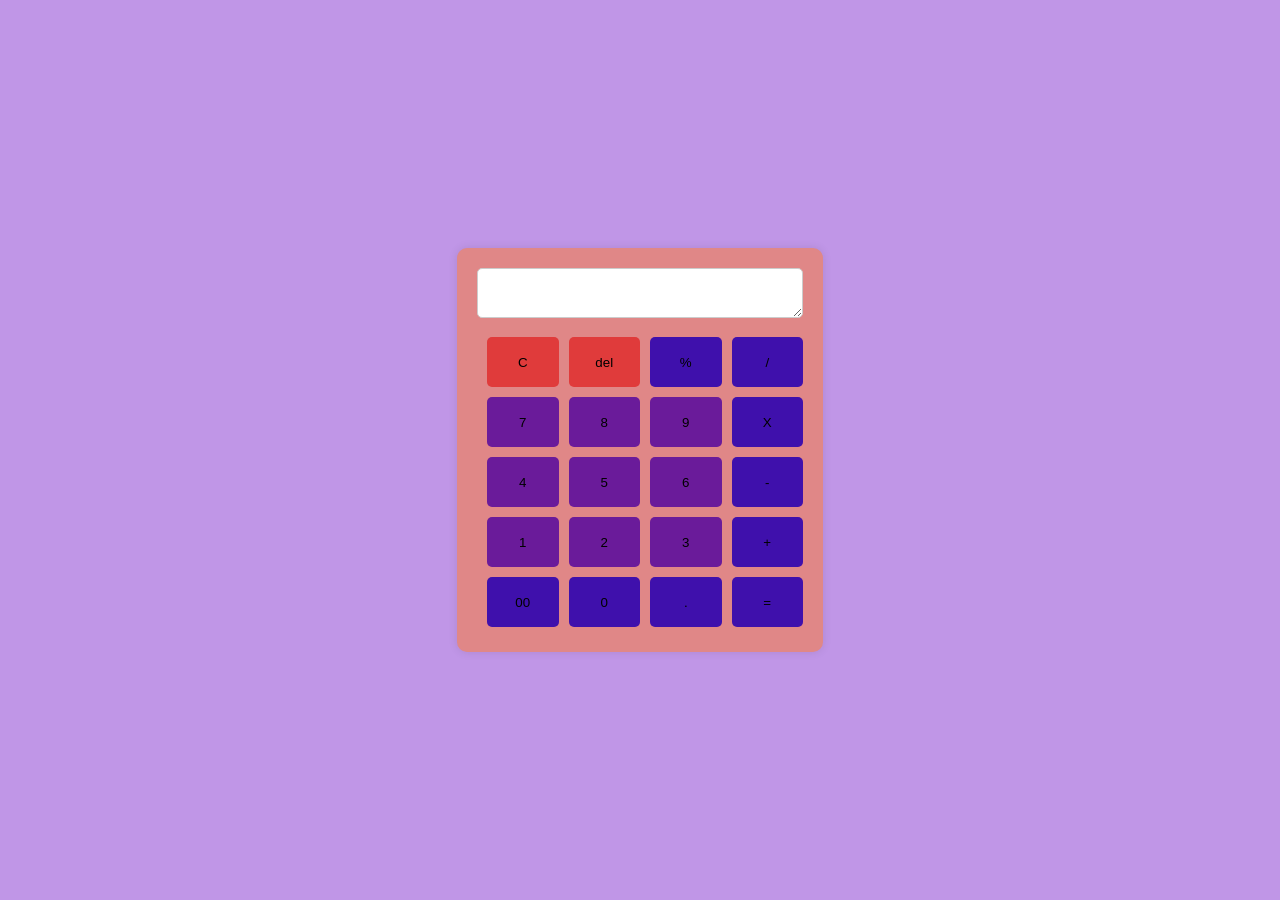
<file: Assignment 5/calculator.html>
<!DOCTYPE html>
<html>
    <head>
        <title>Calculator</title>
        <link rel="stylesheet" href="calculator.css">
        <script src="calculator.js"></script>
    </head>
    <body>
        <div id="Calculator">
            <textarea name="screen" id="textscreen" readonly></textarea>
            <div id="buttonsrows">
                <div id="buttonsr1">
                    <button class="btn del" onclick="clearScreen()">C</button>
                    <button class="btn del" onclick="backspace()">del</button>
                    <button class="btn" onclick="insert('%')">%</button>
                    <button class="btn" onclick="insert('/')">/</button>
                </div>
                <div id="buttonsr2">
                    <button class="btn num" onclick="insert('7')">7</button>
                    <button class="btn num" onclick="insert('8')">8</button>
                    <button class="btn num" onclick="insert('9')">9</button>
                    <button class="btn" onclick="insert('*')">X</button>
                </div>
                <div id="buttonsr3">
                    <button class="btn num" onclick="insert('4')">4</button>
                    <button class="btn num" onclick="insert('5')">5</button>
                    <button class="btn num" onclick="insert('6')">6</button>
                    <button class="btn" onclick="insert('-')">-</button>
                </div>
                <div id="buttonsr4">
                    <button class="btn num" onclick="insert('1')">1</button>
                    <button class="btn num" onclick="insert('2')">2</button>
                    <button class="btn num" onclick="insert('3')">3</button>
                    <button class="btn" onclick="insert('+')">+</button>        
                </div>
                <div id="buttonsr5">
                    <button class="btn" onclick="insert('00')">00</button>
                    <button class="btn" onclick="insert('0')">0</button>
                    <button class="btn" onclick="insert('.')">.</button>
                    <button class="btn" onclick="calculate()">=</button>
            </div>
        </div>            
    </body>
</html>
</file>
<file: Assignment 4/a4proto.css>
* {
  margin: 0;
  padding: 0;
  box-sizing: border-box;
}
body {
  font-family: Arial, sans-serif;
  background-color: #232227;
  color: white;
  min-height: 100vh;
  overflow-x: hidden;
  position: relative;
}

/* Navbar */
.navbar {
  display: flex;
  justify-content: space-between;
  align-items: center;
  padding: 20px 50px;
}

.navbar a {
  position: relative;
  color: #bbb;
  text-decoration: none;
  transition: color 0.3s ease;
}
.navbar a:hover {
  color: white;
}
.navbar a::after {
  content: "";
  position: absolute;
  left: 0;
  bottom: -4px;
  width: 0%;
  height: 2px;
  background: #0ff;
  transition: width 0.3s ease;
}
.navbar a:hover::after {
  width: 100%;
}

.logo {
  display: flex;
  align-items: center;
}
.logo-box {
  color: #0ff;
  font-weight: bold;
  padding: 8px;
  border: white 2px solid;
  margin-right: 10px;
}
.menu {
  display: flex;
  gap: 30px;
}
.menu a {
  color: #bbb;
  text-decoration: none;
  transition: 0.3s;
}
.menu a:hover,
.menu a.active {
  color: #fff;
}
.explore-btn {
  position: relative;
  top: -8px;
  background: none;
  padding: 10px;
  border: 1px solid #bbb;
  color: #bbb;
  border-radius: 10px;
}

/* Mid Section */
.midbox {
  text-align: center;
  margin-top: 200px;
  position: absolute;
  left: 330px;
}
.midbox h1 {
  margin-bottom: 20px;
  font-size: 80px;
  font-weight: bold;
  background: linear-gradient(90deg, #0ff, #00ff99);
  background-clip: text;
  -webkit-background-clip: text;
  -webkit-text-fill-color: transparent;
}
.midbox p {
  margin-bottom: 30px;
  font-size: 15px;
  color: #bbb;
}
.midbox a {
  position: relative;
  color: #bbb;
  text-decoration: none;
  transition: color 0.3s ease;
}
.midbox a:hover {
  color: white;
}
.midbox a::after {
  content: "";
  position: absolute;
  left: 0;
  bottom: -10px;
  width: 0%;
  height: 2px;
  background: #0ff;
  transition: width 0.3s ease;
}
.midbox a:hover::after {
  width: 100%;
}

/* Graph Sections */
.linegraph {
  position: relative;
  top: 500px;
}
.bottombox {
  text-align: center;
  margin-top: 200px;
  position: absolute;
  left: 390px;
  top: 900px;
}
.bottombox h1 {
  margin-bottom: 20px;
  font-size: 40px;
  font-weight: lighter;
  background: linear-gradient(90deg, #0ff, #00ff99);
  background-clip: text;
  -webkit-background-clip: text;
  -webkit-text-fill-color: transparent;
}
.bottombox p {
  margin-bottom: 30px;
  font-size: 15px;
  color: #bbb;
}
.oct {
  position: relative;
  top: -8px;
  background: none;
  width: 120px;
  padding: 10px;
  border: 1px solid #bbb;
  color: #bbb;
  border-radius: 50px;
  cursor: pointer;
}
.bargraph {
  position: relative;
  top: 900px;
}
.footbar {
  position: relative;
  top: 1200px;
  display: flex;
}
.footbar p {
  color: #bbb;
  position: relative;
}
.footbar button {
  background: none;
  border: none;
}
.prf h5,
.rpt h5 {
  background: linear-gradient(90deg, rgb(10, 143, 143), #12a76b);
  background-clip: text;
  -webkit-background-clip: text;
  -webkit-text-fill-color: transparent;
  margin-left: 90px;
  font-size: 20px;
}
.prf:hover h5,
.rpt:hover h5 {
  cursor: pointer;
}

/* Whitepage */
.whitepage {
  background-color: white;
  width: 100%;
  height: 1500px;
  position: relative;
  top: 1300px;
  text-align: center;
  padding: 10px;
}
.whitepage h1 {
  color: black;
  position: relative;
  font-family: Arial, Helvetica, sans-serif;
  font-size: 40px;
  font-weight: lighter;
}
.whitepage p {
  color: grey;
  position: relative;
  top: 50px;
}
.whitepage h4 {
  color: purple;
  margin: 50px;
  font-weight: lighter;
}

/* Whale Section */
.whale-section {
  background: #fff;
  color: #333;
  text-align: center;
  padding: 80px 100px;
}
.press-title {
  font-size: 14px;
  letter-spacing: 2px;
  color: #888;
  margin-bottom: 20px;
}
.whale-heading {
  font-size: 40px;
  font-weight: 300;
  margin-bottom: 50px;
}
.whale-cards {
  display: flex;
  justify-content: center;
  gap: 40px;
  flex-wrap: wrap;
}
.whale-card {
  background: #fafafa;
  padding: 30px;
  width: 300px;
  border-radius: 12px;
  box-shadow: 0 5px 15px rgba(0, 0, 0, 0.1);
  text-align: left;
  position: relative;
}
.date-box {
  background: #fff;
  border: 1px solid #ddd;
  display: inline-block;
  text-align: center;
  padding: 8px 15px;
  border-radius: 6px;
  margin-bottom: 15px;
}
.date-box .day {
  font-size: 20px;
  font-weight: bold;
  color: #333;
}
.date-box .month {
  font-size: 12px;
  text-transform: uppercase;
  color: #b44ac0;
  margin-top: -4px;
}
.whale-card h3 {
  font-size: 16px;
  color: #b44ac0;
  margin-bottom: 15px;
}
.whale-card p {
  font-size: 14px;
  color: #666;
  margin-bottom: 20px;
}
.read-btn {
  background: none;
  border: 1px solid #b44ac0;
  color: #b44ac0;
  padding: 8px 16px;
  border-radius: 6px;
  cursor: pointer;
  font-size: 14px;
  transition: all 0.3s ease;
}
.read-btn:hover {
  background: #b44ac0;
  color: #fff;
}
</file>
<file: Assignment 4/Assignment-4.css>
* {
      margin: 0;
      padding: 0;
      box-sizing: border-box;
    }
    body {
      font-family: Arial, sans-serif;
      background-color: #232227;
      color: white;
      min-height: 100vh;
      overflow-x: hidden;
      position: relative;
    }

    .navbar {
      display: flex;
      justify-content: space-between;
      align-items: center;
      padding: 20px 50px;
    }

    .navbar a{
        position: relative;
        color: #bbb;
        text-decoration: none;
        transition: color 0.3s ease;
    }

    .navbar a:hover {
        color: white;
    }

    .navbar a::after{
        content: "";
        position: absolute;
        left: 0;
        bottom: -4px;              
        width: 0%;
        height: 2px;
        background: #0ff;          
        transition: width 0.3s ease;
    }

    .navbar a:hover::after {
        width: 100%;
    }
    .logo {
      display: flex;
      align-items: center;
    }
    .logo-box {
      color: #0ff;
      font-weight: bold;
      padding: 8px;
      border: white 2px solid;
      margin-right: 10px;
    }
    .menu {
      display: flex;
      gap: 30px;
    }
    .menu a {
      color: #bbb;
      text-decoration: none;
      transition: 0.3s;
    }
    .menu a:hover, .menu a.active {
      color: #fff;
    }
    .explore-btn {
        position: relative;
        top: -8px;
        background: none;
        padding: 10px;
        border: 1px solid #bbb;
        color: #bbb;
        border-radius: 10px;
    }

    .midbox{
        text-align: center;
        margin-top: 200px;
        position: absolute;
        left: 330px
    }

    .midbox h1 {
       margin-bottom: 20px;
       font-size: 80px;
       font-weight: bold;
       background: linear-gradient(90deg, #0ff, #00ff99);
       background-clip: text;
       -webkit-background-clip: text;
       -webkit-text-fill-color: transparent;
    }

    .midbox p {
       margin-bottom: 30px;
       font-size: 15px;
       color: #bbb;
    }

    .midbox a {
        position: relative;
        color: #bbb;
        text-decoration: none;
        transition: color 0.3s ease;
        
    }

    .midbox a:hover {
        color: white;
    }

    .midbox a::after{
        content: "";
        position: absolute;
        left: 0;
        bottom: -10px;              
        width: 0%;
        height: 2px;
        background: #0ff;          
        transition: width 0.3s ease;
    }

    .midbox a:hover::after {
        width: 100%;
    }

    .linegraph{
        position: relative;
        top: 500px;

    }

    .bottombox{
        text-align: center;
        margin-top: 200px;
        position: absolute;
        left: 390px;
        top: 900px;
    }

    .bottombox h1 {
       margin-bottom: 20px;
       font-size: 40px;
       font-weight: lighter;
       background: linear-gradient(90deg, #0ff, #00ff99);
       background-clip: text;
       -webkit-background-clip: text;
       -webkit-text-fill-color: transparent;
    }

    .bottombox p {
       margin-bottom: 30px;
       font-size: 15px;
       color: #bbb;
    }

    .bottombox a {
        position: relative;
        color: #bbb;
        text-decoration: none;
        transition: color 0.3s ease;
        
    }

    .bottombox a:hover {
        color: white;
    }

    .bottombox a::after{
        content: "";
        position: absolute;
        left: 0;
        bottom: -10px;              
        width: 0%;
        height: 2px;
        background: #0ff;          
        transition: width 0.3s ease;
    }

    .bottombox a:hover::after {
        width: 100%;
    }

    .oct {
        position: relative;
        top: -8px;
        background: none;
        width: 120px;
        padding: 10px;
        border: 1px solid #bbb;
        color: #bbb;
        border-radius: 50px;
        cursor: pointer;
    }

    .bargraph{
        position: relative;
        top: 900px;
    }
    .footbar{
        position: relative;
        top: 1200px;
        display: flex;
    }
    .footbar p{
        color: #bbb;
        position: relative;
    }
    .footbar button{
        
        background: none;
        border: none;
    }
    .prf h5, .rpt h5{
        background: linear-gradient(90deg, rgb(10, 143, 143), #12a76b);
       background-clip: text;
       -webkit-background-clip: text;
       -webkit-text-fill-color: transparent;
        margin-left: 90px;
        font-size: 20px
    }
    .prf:hover h5, .rpt:hover h5{
        cursor: pointer;
    }

    .whitepage{
        background-color: white;
        width: 100%;
        position: relative;
        top: 1300px;
        text-align: center;
        padding: 10px;
    }

    .whitepage h1 {
        color: grey;
        position: relative;
        font-family: Arial, Helvetica, sans-serif;
        font-size: 40px;
        font-weight: lighter;
        
    }
    .whitepage p {
        color: grey;
        position: relative;
        top: 50px;
    }
    .whitepage h4{
        color: purple;
        margin: 50px;
        font-weight: lighter;
    }
    .whitepage h2{
        color: gray;
        position: relative;
        top: -30px;
        right: 550px;
        font-family: Arial, Helvetica, sans-serif;
        font-size: 10px;
        font-weight: lighter;
    }
    .articlebox{
        width: 30%; 
        height: 500px;
    }
    .logo-heading{
        display: flex;
        flex-direction: row;
    }
    .artlogo p{
        height: 60px;
        padding-top: 10px;
        width: 50px;
        border: 2px solid rgb(182, 180, 180);
        border-bottom: 3px solid purple;
    }
    .Heading p{
        position: relative;
        color: purple;
        text-align: left;
        font-size: 25px;
        font-weight: lighter;
        top: 45px;
        left: 30px;
    }

    .articles{
        display: flex;
        flex-direction: row;
        justify-content: space-evenly;
    }

    .content p{
        text-align: left;
        padding: 20px;
        color: gray;
        font-size: 20px;
        font-weight: lighter;
        line-height: 25px;
        padding-left: 80px;
        padding-right: 10px;

    }

    .readmore button{
        background: none;
        border: 1px solid lightgray;
        color: purple;
        padding: 10px;
        border-radius: 10px;
        position: relative;
        left: -100px;
        top: 50px;
        cursor: pointer;   
    }

    .graypage{
        background-color: rgb(205, 202, 202);
        width: 100%;
        position: relative;
        top: 1300px;
        text-align: center;
        padding: 10px;
        display: flex;
        flex-direction: row;
        justify-content: space-evenly;
    }
    .rownav{
        width: 15%;
        display: flex;
        flex-direction: column;
        text-align: left;
    }

    .rownav h3{
        width: 20px;
        color: black;
        font-weight: bold;
        font-size: 15px;
        margin-left: 10px;
        margin-top: 20px;
        margin-bottom: 30px;
        border-bottom: 2px solid purple;
        

    }
    .rownav p{
        color: gray;
        margin: 10px;
    }
    .footer{
        background-color: rgb(205, 202, 202);
        width: 100%;
        position: relative;
        top: 1300px;
        text-align: center;
        padding: 10px;
        display: flex;
        flex-direction: row;
        justify-content: space-evenly;
    }
    .botlogo h2{
        margin-top: 00px;
        color: rgb(152, 4, 149);
        border: 2px solid black;
        padding: 5px;
        position: relative;
        right: 85px;
        margin-top: 100px;
    }
    .bothead{
        margin-top: 10px;
        position: relative;
        right: 215px;
        margin-top: 110px;
    }
    .bothead p{
        color: gray;
    }
    .links{
        margin-top: 70px;
    }
    .links a{
        color: gray;
        text-decoration: none;
        margin-right: 20px;
    }
</file>
<file: Assignment 5/calculator.css>
body{
    font-family: Arial, sans-serif;
    background-color: #c096e7;
    display: flex;
    justify-content: center;
    align-items: center;
    height: 100vh;
    margin: 0;
}
#Calculator{
    background-color: rgb(224, 135, 135);
    padding: 20px;
    border-radius: 10px;
    box-shadow: 0 0 10px rgba(0, 0, 0, 0.1);
}
#textscreen{
    width: 100%;
    height: 50px;
    font-size: 24px;
    text-align: right;
    margin-bottom: 10px;
    padding: 10px;
    border: 1px solid #ccc;
    border-radius: 5px;
    box-sizing: border-box;
}   
#buttonsrows{
    display: flex;
    flex-direction: column;
}
#buttonsr1, #buttonsr2, #buttonsr3, #buttonsr4, #buttonsr5{
    width: 100%;
    height: 50px;
    font-size: 18px;
    display: flex;
    justify-content: space-between;
    margin: 5px;
    border: none;
    border-radius: 5px;
    
    cursor: pointer;
}
.btn{
    flex: 1;
    margin: 0 5px;
    border: none;
    border-radius: 5px;
    background-color: #3f10ac;
    cursor: pointer;
}
.btn.del{
    background-color: #e03b3b;
}
.btn.num{
    background-color: #6a1b9a;
}
.btn.num:hover{
    background-color: #7b2eb8;
    color: white;
    box-shadow: 10px 10px 10px rgba(0, 0, 0, 0.2);
}

.btn.del:hover{
    background-color: #b72a2a;
    color: white;
    box-shadow: 10px 10px 10px rgba(0, 0, 0, 0.2);
}

.btn:hover{
    background-color: #5e17e0;
    color: white;
    box-shadow: 10px 10px 10px rgba(0, 0, 0, 0.2);
}
</file>
